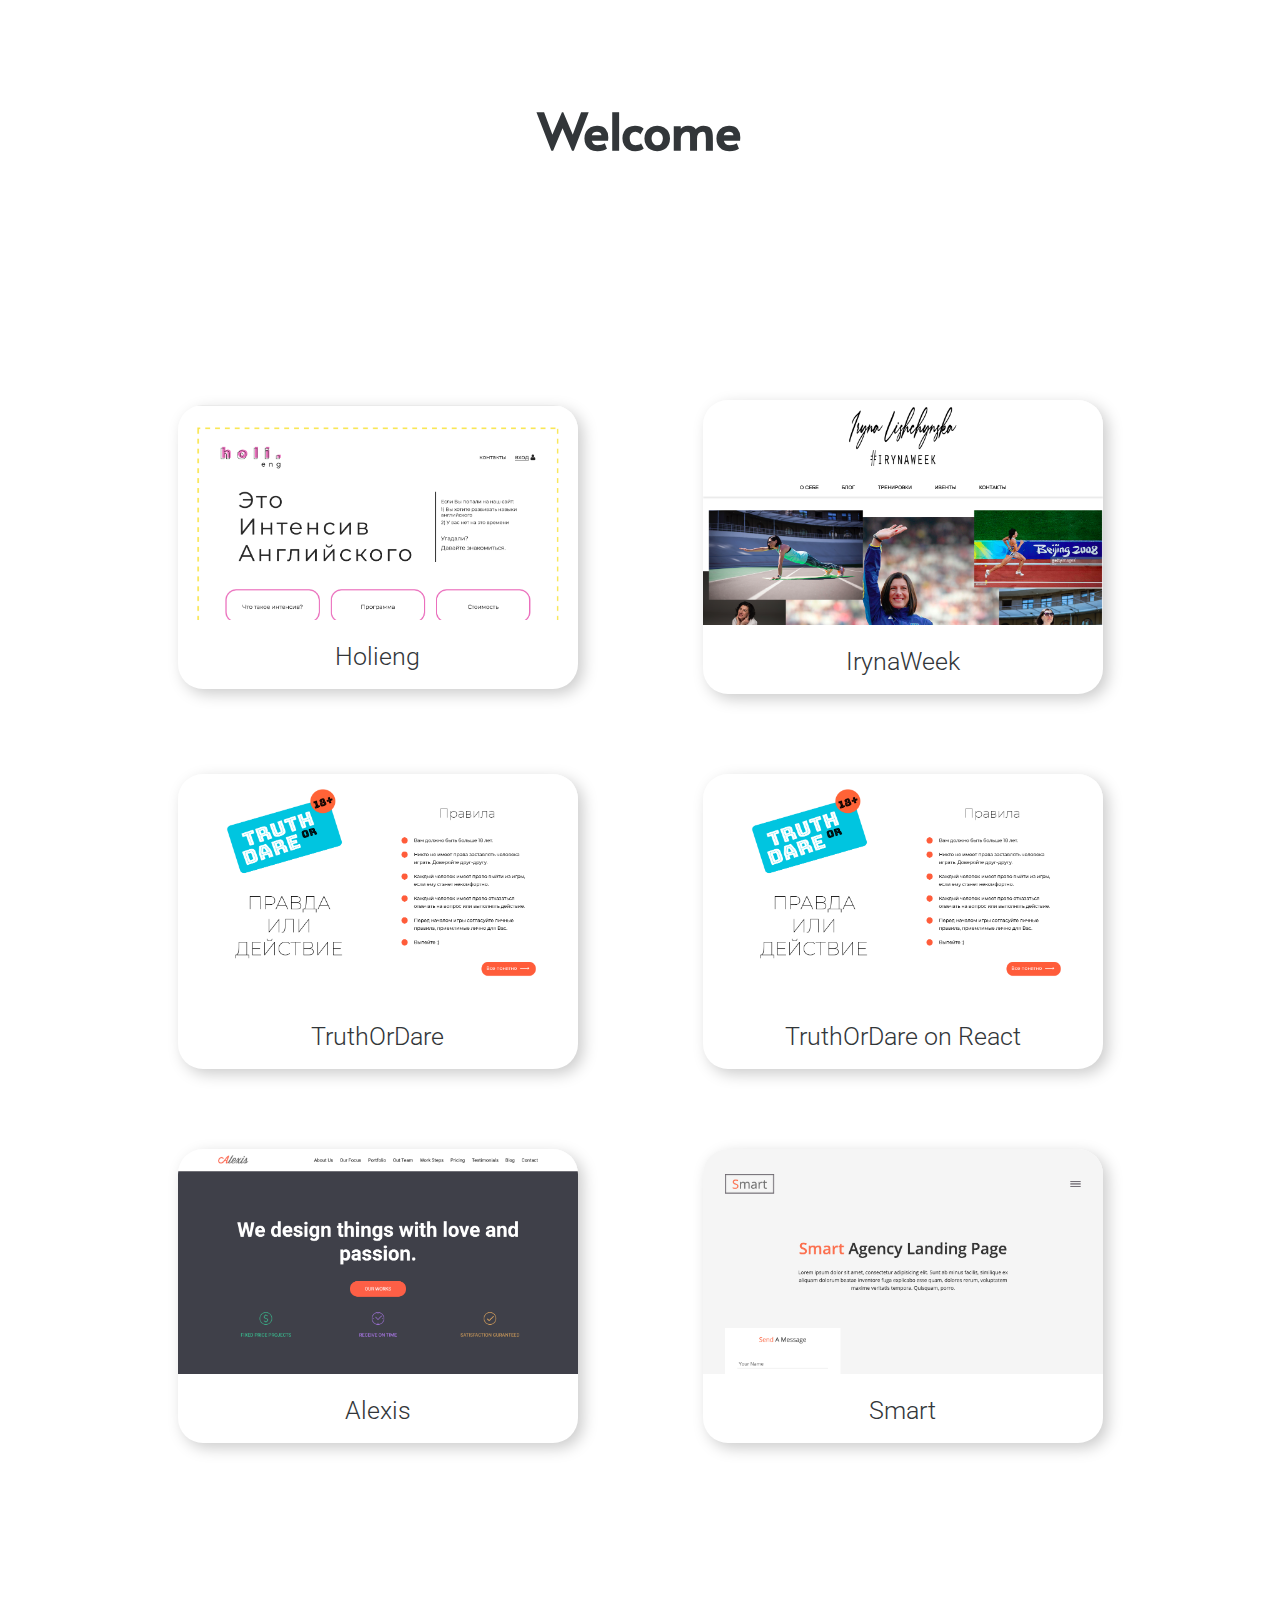
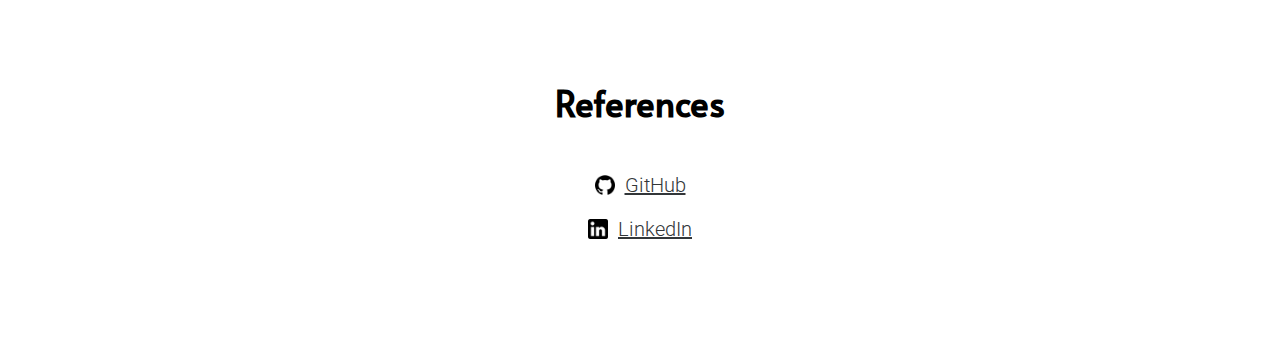
<file: index.html>
<!DOCTYPE html>
<html lang="en">

<head>
	<meta charset="UTF-8">
	<meta name="viewport" content="width=device-width, initial-scale=1">
	<title>Portfolio</title>
	<link rel="shortcut icon" href="img/logo.ico" type="image/png">
	<link rel="stylesheet" href="css/style.css">
	<link rel="stylesheet" href="css/media.css" media="(max-width: 768px)">
</head>

<body>
	<header class="container">
		<h1>
			<pre class="header__heading" id="header__heading"></pre>
		</h1>
	</header>
	<section class="container works">
		<div class="works__item">
			<a href="https://holieng.online/" class="works__item-img" target="blank">
				<img src="img/holieng.png" alt="holieng">
			</a>
			<a href="https://holieng.online/" class="works__item-link" target="blank">
				<h2 class="works__item-heading">Holieng</h2>
			</a>
		</div>
		<div class="works__item">
			<a href="http://irynaweek.com/" class="works__item-img" target="blank">
				<img src="img/irynaweek.png" alt="irynaweek">
			</a>
			<a href="http://irynaweek.com/" class="works__item-link" target="blank">
				<h2 class="works__item-heading">IrynaWeek</h2>
			</a>
		</div>
		<div class="works__item">
			<a href="truthordare/index.html" class="works__item-img" target="blank">
				<img src="img/truthordare.png" alt="truthordare">
			</a>
			<a href="truthordare/index.html" class="works__item-link" target="blank">
				<h2 class="works__item-heading" target="blank">TruthOrDare</h2>
			</a>
		</div>
		<div class="works__item">
			<a href="http://truthordarereact.zzz.com.ua" class="works__item-img" target="blank">
				<img src="img/truthordare.png" alt="truthordare">
			</a>
			<a href="http://truthordarereact.zzz.com.ua" class="works__item-link" target="blank">
				<h2 class="works__item-heading" target="blank">TruthOrDare on React</h2>
			</a>
		</div>
		<div class="works__item">
			<a href="alexis/index.html" class="works__item-img" target="blank">
				<img src="img/alexis.png" alt="alexis">
			</a>
			<a href="alexis/index.html" class="works__item-link" target="blank">
				<h2 class="works__item-heading">Alexis</h2>
			</a>
		</div>
		<div class="works__item">
			<a href="main-file/index.html" class="works__item-img" target="blank">
				<img src="img/main-file.png" alt="smart">
			</a>
			<a href="main-file/index.html" class="works__item-link" target="blank">
				<h2 class="works__item-heading">Smart</h2>
			</a>
		</div>


	</section>
	<footer class="container">
		<h2 class="footer__heading">References</h2>
		<div class="contacts">
			<div class="contacts__item">
				<div class="contacts__item-logo">
					<img src="img/github-logo.png" alt="github-logo">
				</div>
				<div class="contacts__item-link">
					<a href="https://github.com/Byelmanov" target="blank">GitHub</a>
				</div>
			</div>
			<div class="contacts__item">
				<div class="contacts__item-logo">
					<img src="img/linkedin-logo.png" alt="linkedin-logo">
				</div>
				<div class="contacts__item-link">
					<a href="https://www.linkedin.com/in/bohdan-yelmanov-a423a9196" target="blank">LinkedIn</a>
				</div>
			</div>
		</div>
	</footer>

	<script src="js/script.js"></script>
</body>

</html>
</file>
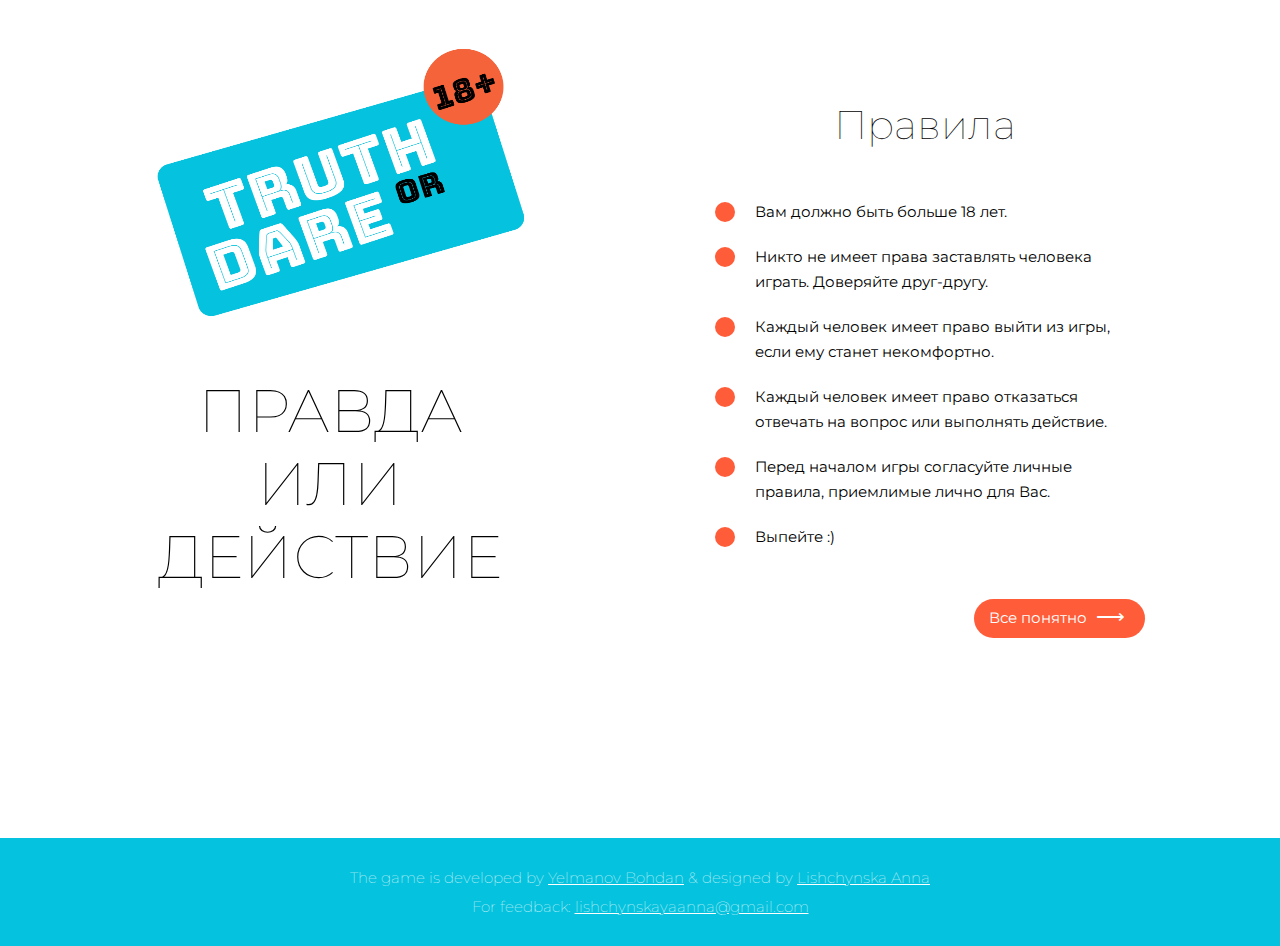
<file: truthordare/index.html>
<!DOCTYPE html>
<html lang="en">
  <head>
    <meta charset="UTF-8"/>
    <meta name="viewport" content="width=device-width, initial-scale=1.0"/>
    <meta http-equiv="X-UA-Compatible" content="ie=edge"/>
    <meta name="description" content="Правда или действие. Игра для веселой компании"/>
    <meta name="theme-color" content="#000"/>
    <meta name="apple-mobile-web-app-status-bar-style" content="#000"/>
    <title>Truth or Dare</title>
    <link rel="shortcut icon" href="img/logo-main.png" type="image/png"/>
    <link rel="stylesheet" href="css/main.min.css"/>
  </head>
  <body>
    <header>
      <div class="container">
        <div class="row justify-content-around">
          <div class="col-12 col-lg-6">
            <div class="mainLogo"><img src="img/logo-main.png" alt="Logo"/>
              <h1>Правда <br/> или <br/> действие</h1>
            </div>
          </div>
          <div class="col-12 col-lg-6">
            <h2>Правила</h2>
            <ul class="rules">
              <li class="rules__item">Вам должно быть больше 18 лет.</li>
              <li class="rules__item">Никто не имеет права заставлять человека играть. Доверяйте друг-другу.</li>
              <li class="rules__item">Каждый человек имеет право выйти из игры, если ему станет некомфортно.</li>
              <li class="rules__item">Каждый человек имеет право отказаться отвечать на вопрос или выполнять действие.</li>
              <li class="rules__item">Перед началом игры согласуйте личные правила, приемлимые лично для Вас.</li>
              <li class="rules__item">Выпейте :)</li>
            </ul>
            <div class="button__header button" id="headerOkay">Все понятно <span>&#x27F6;</span></div>
          </div>
        </div>
      </div>
      <div class="footer">
        <h3>The game is developed by <a href="mailto:yelmanovbohdan@gmail.com">Yelmanov Bohdan</a> & designed by <a href="mailto:lishchynskayaanna@gmail.com">Lishchynska Anna</a></h3>
        <p>For feedback: <a href="mailto:lishchynskayaanna@gmail.com">lishchynskayaanna@gmail.com</a></p>
      </div>
    </header>
    <section class="players" id="playersSection">
      <div class="logo"><a href=""><img src="img/logo-main.png" alt="logo"/></a></div>
      <div class="playersForm form">
        <h2>Выберите количество игроков</h2>
        <div class="players__formCounter">
          <div class="square" id="numberOfPlayers">2</div>
          <div class="circle">
            <div class="circle__item" id="playerUp">&and;</div>
            <div class="circle__item" id="playerDown">&or;</div>
            <div class="message message__max" id="message__max">Максимальное количество игроков: 8</div>
            <div class="message message__min" id="message__min">Минимальное количество игроков: 2</div>
          </div>
        </div>
        <div class="form__buttons">
          <div class="button__back button" id="playersExit"><span>&#x27F5;</span>Назад</div>
          <div class="button__further button" id="playersFurther">Далее <span>&#x27F6;</span></div>
        </div>
      </div>
      <div class="footer">
        <h3>The game is developed by <a href="mailto:yelmanovbohdan@gmail.com">Yelmanov Bohdan</a> & designed by <a href="mailto:lishchynskayaanna@gmail.com">Lishchynska Anna</a></h3>
        <p>For feedback: <a href="mailto:lishchynskayaanna@gmail.com">lishchynskayaanna@gmail.com</a></p>
      </div>
    </section>
    <section class="names" id="namesSection">
      <div class="logo"><a href=""><img src="img/logo-main.png" alt="logo"/></a></div>
      <div class="form">
        <h2>Введите имена игроков</h2>
        <div class="names__field">
          <div class="names__fieldItem names__fieldItem1">
            <div class="circle__item">1</div>
            <input type="text" placeholder="Игрок 1" required="required" autofocus="autofocus" id="nameInput1"/>
          </div>
          <div class="names__fieldItem names__fieldItem2">
            <div class="circle__item">2</div>
            <input type="text" placeholder="Игрок 2" required="required" id="nameInput2"/>
          </div>
          <div class="names__fieldItem" id="names__fieldItem3">
            <div class="circle__item">3</div>
            <input type="text" placeholder="Игрок 3" required="required" id="nameInput3"/>
          </div>
          <div class="names__fieldItem" id="names__fieldItem4">
            <div class="circle__item">4</div>
            <input type="text" placeholder="Игрок 4" required="required" id="nameInput4"/>
          </div>
          <div class="names__fieldItem" id="names__fieldItem5">
            <div class="circle__item">5</div>
            <input type="text" placeholder="Игрок 5" required="required" id="nameInput5"/>
          </div>
          <div class="names__fieldItem" id="names__fieldItem6">
            <div class="circle__item">6</div>
            <input type="text" placeholder="Игрок 6" required="required" id="nameInput6"/>
          </div>
          <div class="names__fieldItem" id="names__fieldItem7">
            <div class="circle__item">7</div>
            <input type="text" placeholder="Игрок 7" required="required" id="nameInput7"/>
          </div>
          <div class="names__fieldItem" id="names__fieldItem8">
            <div class="circle__item">8</div>
            <input type="text" placeholder="Игрок 8" required="required" id="nameInput8"/>
          </div>
          <div class="form__buttons">
            <div class="button__back button" id="nameExit"><span>&#x27F5;</span>Назад</div>
            <div class="button__further button" id="namesFurther">Далее <span>&#x27F6;</span></div>
            <div class="button__error" id="namesError">Заполните все поля</div>
          </div>
        </div>
      </div>
      <div class="footer">
        <h3>The game is developed by <a href="mailto:yelmanovbohdan@gmail.com">Yelmanov Bohdan</a> & designed by <a href="mailto:lishchynskayaanna@gmail.com">Lishchynska Anna</a></h3>
        <p>For feedback: <a href="mailto:lishchynskayaanna@gmail.com">lishchynskayaanna@gmail.com</a></p>
      </div>
    </section>
    <section class="playArea">
      <div class="playArea__playButton" id="playButton">Крутить</div>
      <div class="playArea__circle" id="circle">
        <div class="playArea__circle-center"></div>
        <div class="playArea__circleLine playArea__circle--1" id="circle1">
          <div class="hidden"></div>
          <div class="shown"></div>
        </div>
        <div class="playArea__circleLine playArea__circle--2" id="circle2">
          <div class="hidden"></div>
          <div class="shown"></div>
        </div>
        <div class="playArea__circleLine playArea__circle--3" id="circle3">
          <div class="hidden"></div>
          <div class="shown"></div>
        </div>
        <div class="playArea__circleLine playArea__circle--4" id="circle4">
          <div class="hidden"></div>
          <div class="shown"></div>
        </div>
        <div class="playArea__circleLine playArea__circle--5" id="circle5">
          <div class="hidden"></div>
          <div class="shown"></div>
        </div>
        <div class="playArea__circleLine playArea__circle--6" id="circle6">
          <div class="hidden"></div>
          <div class="shown"></div>
        </div>
        <div class="playArea__circleLine playArea__circle--7" id="circle7">
          <div class="hidden"></div>
          <div class="shown"></div>
        </div>
        <div class="playArea__circleLine playArea__circle--8" id="circle8">
          <div class="hidden"></div>
          <div class="shown"></div>
        </div>
        <div class="arrow"></div>
        <div class="circle__names" id="circle__names">
          <p class="circle__name" id="circle__name1"></p>
          <p class="circle__name" id="circle__name2"></p>
          <p class="circle__name" id="circle__name3"></p>
          <p class="circle__name" id="circle__name4"></p>
          <p class="circle__name" id="circle__name5"></p>
          <p class="circle__name" id="circle__name6"></p>
          <p class="circle__name" id="circle__name7"></p>
          <p class="circle__name" id="circle__name8"></p>
        </div>
      </div>
      <div class="playArea__modalChoose" id="modalChoose">
        <h2 class="playArea__chooseText" id="chooseText"></h2>
        <div class="playArea__chooseButtonWrap">
          <div class="playArea__chooseButton" id="true">Правда</div>
          <div class="playArea__chooseButton" id="action">Действие</div>
        </div>
        <div class="playArea__skipButton" id="modalChoose_skip">Пропустить</div>
      </div>
      <div class="playArea__card" id="card">
        <h2 id="card__heading"></h2>
        <p id="card__task"></p>
        <button class="doneButton" id="done">OK <span>&#x27f6;</button>
      </div>
      <button class="playArea__exitButton exit" id="exit">меню</button><img class="playArea__logo" src="img/logo-main.png" alt="logo"/>
    </section>
    <script src="js/scripts.min.js"></script>
  </body>
</html>
</file>
<file: css/style.css>
@import url('https://fonts.googleapis.com/css?family=Alata&display=swap');
@import url('https://fonts.googleapis.com/css?family=Roboto:300,400&display=swap');
*{
	margin: 0;
	padding: 0;
	-webkit-box-sizing: border-box;
	-moz-box-sizing: border-box;
	box-sizing: border-box;
}
img{
	max-width: 100%;
}
.container{
	width: 100%;
	height: auto;
	max-width: 1080px;
	margin: auto;
	padding: 100px 0;
}
.header__heading{
	font-size: 50px;
	line-height: 60px;
	color: rgb(50, 54, 57);
	font-family: 'Alata';
	text-align: center;
	white-space: pre-wrap;
}
.works{
	padding-left: 15px;
	padding-right: 15px;
	display: -webkit-flex;
	display: -moz-flex;
	display: -ms-flex;
	display: -o-flex;
	display: flex;
	-ms-align-items: center;
	align-items: center;
	justify-content: space-around;
	flex-flow: row wrap;
}
.works__item{
	display: block;
	max-width: 400px;
	min-width: 320px;
	height: auto;
	width: 100%;
	box-shadow: 5px 5px 15px #ccc;
	border-radius: 25px;
	padding-bottom: 20px;
	margin: 40px 10px;
}
.works__item:hover{
	box-shadow: 0 0 30px #fc6f4e;
}
.works__item-img{
	display: block;
}
.works__item-img > img{
	border-radius: 25px 25px 0 0;
	width: 100%;
	height: auto;
}
.works__item-link{
	color: rgb(50, 54, 57);
	text-decoration: none;
}
.works__item-heading{
	font-size: 25px;
	line-height: 25px;
	font-family: 'Roboto';
	text-align: center;
	font-weight: 300;
	color: rgb(50, 54, 57);
	margin-top: 20px;
}
.footer__heading{
	font-size: 35px;
	line-height: 40px;
	font-family: 'Alata';
	text-align: center;
	margin-bottom: 50px;
}
.contacts{
	display: -webkit-flex;
	display: -moz-flex;
	display: -ms-flex;
	display: -o-flex;
	display: flex;
	flex-flow: column nowrap;
	justify-content: center;
	-ms-align-items: center;
	align-items: center;
}
.contacts__item{
	display: -webkit-flex;
	display: -moz-flex;
	display: -ms-flex;
	display: -o-flex;
	display: flex;
	flex-flow: row nowrap;
	-ms-align-items: center;
	align-items: center;
	justify-content: center;
	margin-bottom: 20px;
}
.contacts__item-logo{
	width: 20px;
	height: auto;
	max-width: 20px;
	display: -webkit-flex;
	display: -moz-flex;
	display: -ms-flex;
	display: -o-flex;
	display: flex;
	margin: auto;
}
.contacts__item-link{
	margin-left: 10px;
}
.contacts__item-link > a{
	font-size: 20px;
	font-family: 'Roboto';
	font-weight: 300;
	color: rgb(50, 54, 57);
}
</file>
<file: css/media.css>
/*Tablets*/
@media all and (max-width: 768px){
	.container{
		padding: 50px 0;
	}
	.header__heading{
		font-size: 45px;
	}
}

/*Phones*/
@media all and (max-width: 480px){
	.header__heading{
		font-size: 40px;
	}
	.works{
		padding: 25px 15px;
	}
}
</file>
<file: truthordare/css/main.min.css>
@charset 'UTF-8';@import url(https://fonts.googleapis.com/css?family=Montserrat:100,400,500&display=swap&subset=cyrillic);/*!
 * Bootstrap Grid v4.3.1 (https://getbootstrap.com/)
 * Copyright 2011-2019 The Bootstrap Authors
 * Copyright 2011-2019 Twitter, Inc.
 * Licensed under MIT (https://github.com/twbs/bootstrap/blob/master/LICENSE)
 */html{box-sizing:border-box;-ms-overflow-style:scrollbar}*,::after,::before{box-sizing:inherit}.container{width:100%;padding-right:15px;padding-left:15px;margin-right:auto;margin-left:auto}@media (min-width:576px){.container{max-width:540px}}@media (min-width:768px){.container{max-width:720px}}@media (min-width:992px){.container{max-width:960px}}@media (min-width:1200px){.container{max-width:1140px}}.container-fluid{width:100%;padding-right:15px;padding-left:15px;margin-right:auto;margin-left:auto}.row{display:-ms-flexbox;display:flex;-ms-flex-wrap:wrap;flex-wrap:wrap;margin-right:-15px;margin-left:-15px}.no-gutters{margin-right:0;margin-left:0}.no-gutters>.col,.no-gutters>[class*=col-]{padding-right:0;padding-left:0}.col,.col-1,.col-10,.col-11,.col-12,.col-2,.col-3,.col-4,.col-5,.col-6,.col-7,.col-8,.col-9,.col-auto,.col-lg,.col-lg-1,.col-lg-10,.col-lg-11,.col-lg-12,.col-lg-2,.col-lg-3,.col-lg-4,.col-lg-5,.col-lg-6,.col-lg-7,.col-lg-8,.col-lg-9,.col-lg-auto,.col-md,.col-md-1,.col-md-10,.col-md-11,.col-md-12,.col-md-2,.col-md-3,.col-md-4,.col-md-5,.col-md-6,.col-md-7,.col-md-8,.col-md-9,.col-md-auto,.col-sm,.col-sm-1,.col-sm-10,.col-sm-11,.col-sm-12,.col-sm-2,.col-sm-3,.col-sm-4,.col-sm-5,.col-sm-6,.col-sm-7,.col-sm-8,.col-sm-9,.col-sm-auto,.col-xl,.col-xl-1,.col-xl-10,.col-xl-11,.col-xl-12,.col-xl-2,.col-xl-3,.col-xl-4,.col-xl-5,.col-xl-6,.col-xl-7,.col-xl-8,.col-xl-9,.col-xl-auto{position:relative;width:100%;padding-right:15px;padding-left:15px}.col{-ms-flex-preferred-size:0;flex-basis:0;-ms-flex-positive:1;flex-grow:1;max-width:100%}.col-auto{-ms-flex:0 0 auto;flex:0 0 auto;width:auto;max-width:100%}.col-1{-ms-flex:0 0 8.333333%;flex:0 0 8.333333%;max-width:8.333333%}.col-2{-ms-flex:0 0 16.666667%;flex:0 0 16.666667%;max-width:16.666667%}.col-3{-ms-flex:0 0 25%;flex:0 0 25%;max-width:25%}.col-4{-ms-flex:0 0 33.333333%;flex:0 0 33.333333%;max-width:33.333333%}.col-5{-ms-flex:0 0 41.666667%;flex:0 0 41.666667%;max-width:41.666667%}.col-6{-ms-flex:0 0 50%;flex:0 0 50%;max-width:50%}.col-7{-ms-flex:0 0 58.333333%;flex:0 0 58.333333%;max-width:58.333333%}.col-8{-ms-flex:0 0 66.666667%;flex:0 0 66.666667%;max-width:66.666667%}.col-9{-ms-flex:0 0 75%;flex:0 0 75%;max-width:75%}.col-10{-ms-flex:0 0 83.333333%;flex:0 0 83.333333%;max-width:83.333333%}.col-11{-ms-flex:0 0 91.666667%;flex:0 0 91.666667%;max-width:91.666667%}.col-12{-ms-flex:0 0 100%;flex:0 0 100%;max-width:100%}.order-first{-ms-flex-order:-1;order:-1}.order-last{-ms-flex-order:13;order:13}.order-0{-ms-flex-order:0;order:0}.order-1{-ms-flex-order:1;order:1}.order-2{-ms-flex-order:2;order:2}.order-3{-ms-flex-order:3;order:3}.order-4{-ms-flex-order:4;order:4}.order-5{-ms-flex-order:5;order:5}.order-6{-ms-flex-order:6;order:6}.order-7{-ms-flex-order:7;order:7}.order-8{-ms-flex-order:8;order:8}.order-9{-ms-flex-order:9;order:9}.order-10{-ms-flex-order:10;order:10}.order-11{-ms-flex-order:11;order:11}.order-12{-ms-flex-order:12;order:12}.offset-1{margin-left:8.333333%}.offset-2{margin-left:16.666667%}.offset-3{margin-left:25%}.offset-4{margin-left:33.333333%}.offset-5{margin-left:41.666667%}.offset-6{margin-left:50%}.offset-7{margin-left:58.333333%}.offset-8{margin-left:66.666667%}.offset-9{margin-left:75%}.offset-10{margin-left:83.333333%}.offset-11{margin-left:91.666667%}@media (min-width:576px){.col-sm{-ms-flex-preferred-size:0;flex-basis:0;-ms-flex-positive:1;flex-grow:1;max-width:100%}.col-sm-auto{-ms-flex:0 0 auto;flex:0 0 auto;width:auto;max-width:100%}.col-sm-1{-ms-flex:0 0 8.333333%;flex:0 0 8.333333%;max-width:8.333333%}.col-sm-2{-ms-flex:0 0 16.666667%;flex:0 0 16.666667%;max-width:16.666667%}.col-sm-3{-ms-flex:0 0 25%;flex:0 0 25%;max-width:25%}.col-sm-4{-ms-flex:0 0 33.333333%;flex:0 0 33.333333%;max-width:33.333333%}.col-sm-5{-ms-flex:0 0 41.666667%;flex:0 0 41.666667%;max-width:41.666667%}.col-sm-6{-ms-flex:0 0 50%;flex:0 0 50%;max-width:50%}.col-sm-7{-ms-flex:0 0 58.333333%;flex:0 0 58.333333%;max-width:58.333333%}.col-sm-8{-ms-flex:0 0 66.666667%;flex:0 0 66.666667%;max-width:66.666667%}.col-sm-9{-ms-flex:0 0 75%;flex:0 0 75%;max-width:75%}.col-sm-10{-ms-flex:0 0 83.333333%;flex:0 0 83.333333%;max-width:83.333333%}.col-sm-11{-ms-flex:0 0 91.666667%;flex:0 0 91.666667%;max-width:91.666667%}.col-sm-12{-ms-flex:0 0 100%;flex:0 0 100%;max-width:100%}.order-sm-first{-ms-flex-order:-1;order:-1}.order-sm-last{-ms-flex-order:13;order:13}.order-sm-0{-ms-flex-order:0;order:0}.order-sm-1{-ms-flex-order:1;order:1}.order-sm-2{-ms-flex-order:2;order:2}.order-sm-3{-ms-flex-order:3;order:3}.order-sm-4{-ms-flex-order:4;order:4}.order-sm-5{-ms-flex-order:5;order:5}.order-sm-6{-ms-flex-order:6;order:6}.order-sm-7{-ms-flex-order:7;order:7}.order-sm-8{-ms-flex-order:8;order:8}.order-sm-9{-ms-flex-order:9;order:9}.order-sm-10{-ms-flex-order:10;order:10}.order-sm-11{-ms-flex-order:11;order:11}.order-sm-12{-ms-flex-order:12;order:12}.offset-sm-0{margin-left:0}.offset-sm-1{margin-left:8.333333%}.offset-sm-2{margin-left:16.666667%}.offset-sm-3{margin-left:25%}.offset-sm-4{margin-left:33.333333%}.offset-sm-5{margin-left:41.666667%}.offset-sm-6{margin-left:50%}.offset-sm-7{margin-left:58.333333%}.offset-sm-8{margin-left:66.666667%}.offset-sm-9{margin-left:75%}.offset-sm-10{margin-left:83.333333%}.offset-sm-11{margin-left:91.666667%}}@media (min-width:768px){.col-md{-ms-flex-preferred-size:0;flex-basis:0;-ms-flex-positive:1;flex-grow:1;max-width:100%}.col-md-auto{-ms-flex:0 0 auto;flex:0 0 auto;width:auto;max-width:100%}.col-md-1{-ms-flex:0 0 8.333333%;flex:0 0 8.333333%;max-width:8.333333%}.col-md-2{-ms-flex:0 0 16.666667%;flex:0 0 16.666667%;max-width:16.666667%}.col-md-3{-ms-flex:0 0 25%;flex:0 0 25%;max-width:25%}.col-md-4{-ms-flex:0 0 33.333333%;flex:0 0 33.333333%;max-width:33.333333%}.col-md-5{-ms-flex:0 0 41.666667%;flex:0 0 41.666667%;max-width:41.666667%}.col-md-6{-ms-flex:0 0 50%;flex:0 0 50%;max-width:50%}.col-md-7{-ms-flex:0 0 58.333333%;flex:0 0 58.333333%;max-width:58.333333%}.col-md-8{-ms-flex:0 0 66.666667%;flex:0 0 66.666667%;max-width:66.666667%}.col-md-9{-ms-flex:0 0 75%;flex:0 0 75%;max-width:75%}.col-md-10{-ms-flex:0 0 83.333333%;flex:0 0 83.333333%;max-width:83.333333%}.col-md-11{-ms-flex:0 0 91.666667%;flex:0 0 91.666667%;max-width:91.666667%}.col-md-12{-ms-flex:0 0 100%;flex:0 0 100%;max-width:100%}.order-md-first{-ms-flex-order:-1;order:-1}.order-md-last{-ms-flex-order:13;order:13}.order-md-0{-ms-flex-order:0;order:0}.order-md-1{-ms-flex-order:1;order:1}.order-md-2{-ms-flex-order:2;order:2}.order-md-3{-ms-flex-order:3;order:3}.order-md-4{-ms-flex-order:4;order:4}.order-md-5{-ms-flex-order:5;order:5}.order-md-6{-ms-flex-order:6;order:6}.order-md-7{-ms-flex-order:7;order:7}.order-md-8{-ms-flex-order:8;order:8}.order-md-9{-ms-flex-order:9;order:9}.order-md-10{-ms-flex-order:10;order:10}.order-md-11{-ms-flex-order:11;order:11}.order-md-12{-ms-flex-order:12;order:12}.offset-md-0{margin-left:0}.offset-md-1{margin-left:8.333333%}.offset-md-2{margin-left:16.666667%}.offset-md-3{margin-left:25%}.offset-md-4{margin-left:33.333333%}.offset-md-5{margin-left:41.666667%}.offset-md-6{margin-left:50%}.offset-md-7{margin-left:58.333333%}.offset-md-8{margin-left:66.666667%}.offset-md-9{margin-left:75%}.offset-md-10{margin-left:83.333333%}.offset-md-11{margin-left:91.666667%}}@media (min-width:992px){.col-lg{-ms-flex-preferred-size:0;flex-basis:0;-ms-flex-positive:1;flex-grow:1;max-width:100%}.col-lg-auto{-ms-flex:0 0 auto;flex:0 0 auto;width:auto;max-width:100%}.col-lg-1{-ms-flex:0 0 8.333333%;flex:0 0 8.333333%;max-width:8.333333%}.col-lg-2{-ms-flex:0 0 16.666667%;flex:0 0 16.666667%;max-width:16.666667%}.col-lg-3{-ms-flex:0 0 25%;flex:0 0 25%;max-width:25%}.col-lg-4{-ms-flex:0 0 33.333333%;flex:0 0 33.333333%;max-width:33.333333%}.col-lg-5{-ms-flex:0 0 41.666667%;flex:0 0 41.666667%;max-width:41.666667%}.col-lg-6{-ms-flex:0 0 50%;flex:0 0 50%;max-width:50%}.col-lg-7{-ms-flex:0 0 58.333333%;flex:0 0 58.333333%;max-width:58.333333%}.col-lg-8{-ms-flex:0 0 66.666667%;flex:0 0 66.666667%;max-width:66.666667%}.col-lg-9{-ms-flex:0 0 75%;flex:0 0 75%;max-width:75%}.col-lg-10{-ms-flex:0 0 83.333333%;flex:0 0 83.333333%;max-width:83.333333%}.col-lg-11{-ms-flex:0 0 91.666667%;flex:0 0 91.666667%;max-width:91.666667%}.col-lg-12{-ms-flex:0 0 100%;flex:0 0 100%;max-width:100%}.order-lg-first{-ms-flex-order:-1;order:-1}.order-lg-last{-ms-flex-order:13;order:13}.order-lg-0{-ms-flex-order:0;order:0}.order-lg-1{-ms-flex-order:1;order:1}.order-lg-2{-ms-flex-order:2;order:2}.order-lg-3{-ms-flex-order:3;order:3}.order-lg-4{-ms-flex-order:4;order:4}.order-lg-5{-ms-flex-order:5;order:5}.order-lg-6{-ms-flex-order:6;order:6}.order-lg-7{-ms-flex-order:7;order:7}.order-lg-8{-ms-flex-order:8;order:8}.order-lg-9{-ms-flex-order:9;order:9}.order-lg-10{-ms-flex-order:10;order:10}.order-lg-11{-ms-flex-order:11;order:11}.order-lg-12{-ms-flex-order:12;order:12}.offset-lg-0{margin-left:0}.offset-lg-1{margin-left:8.333333%}.offset-lg-2{margin-left:16.666667%}.offset-lg-3{margin-left:25%}.offset-lg-4{margin-left:33.333333%}.offset-lg-5{margin-left:41.666667%}.offset-lg-6{margin-left:50%}.offset-lg-7{margin-left:58.333333%}.offset-lg-8{margin-left:66.666667%}.offset-lg-9{margin-left:75%}.offset-lg-10{margin-left:83.333333%}.offset-lg-11{margin-left:91.666667%}}@media (min-width:1200px){.col-xl{-ms-flex-preferred-size:0;flex-basis:0;-ms-flex-positive:1;flex-grow:1;max-width:100%}.col-xl-auto{-ms-flex:0 0 auto;flex:0 0 auto;width:auto;max-width:100%}.col-xl-1{-ms-flex:0 0 8.333333%;flex:0 0 8.333333%;max-width:8.333333%}.col-xl-2{-ms-flex:0 0 16.666667%;flex:0 0 16.666667%;max-width:16.666667%}.col-xl-3{-ms-flex:0 0 25%;flex:0 0 25%;max-width:25%}.col-xl-4{-ms-flex:0 0 33.333333%;flex:0 0 33.333333%;max-width:33.333333%}.col-xl-5{-ms-flex:0 0 41.666667%;flex:0 0 41.666667%;max-width:41.666667%}.col-xl-6{-ms-flex:0 0 50%;flex:0 0 50%;max-width:50%}.col-xl-7{-ms-flex:0 0 58.333333%;flex:0 0 58.333333%;max-width:58.333333%}.col-xl-8{-ms-flex:0 0 66.666667%;flex:0 0 66.666667%;max-width:66.666667%}.col-xl-9{-ms-flex:0 0 75%;flex:0 0 75%;max-width:75%}.col-xl-10{-ms-flex:0 0 83.333333%;flex:0 0 83.333333%;max-width:83.333333%}.col-xl-11{-ms-flex:0 0 91.666667%;flex:0 0 91.666667%;max-width:91.666667%}.col-xl-12{-ms-flex:0 0 100%;flex:0 0 100%;max-width:100%}.order-xl-first{-ms-flex-order:-1;order:-1}.order-xl-last{-ms-flex-order:13;order:13}.order-xl-0{-ms-flex-order:0;order:0}.order-xl-1{-ms-flex-order:1;order:1}.order-xl-2{-ms-flex-order:2;order:2}.order-xl-3{-ms-flex-order:3;order:3}.order-xl-4{-ms-flex-order:4;order:4}.order-xl-5{-ms-flex-order:5;order:5}.order-xl-6{-ms-flex-order:6;order:6}.order-xl-7{-ms-flex-order:7;order:7}.order-xl-8{-ms-flex-order:8;order:8}.order-xl-9{-ms-flex-order:9;order:9}.order-xl-10{-ms-flex-order:10;order:10}.order-xl-11{-ms-flex-order:11;order:11}.order-xl-12{-ms-flex-order:12;order:12}.offset-xl-0{margin-left:0}.offset-xl-1{margin-left:8.333333%}.offset-xl-2{margin-left:16.666667%}.offset-xl-3{margin-left:25%}.offset-xl-4{margin-left:33.333333%}.offset-xl-5{margin-left:41.666667%}.offset-xl-6{margin-left:50%}.offset-xl-7{margin-left:58.333333%}.offset-xl-8{margin-left:66.666667%}.offset-xl-9{margin-left:75%}.offset-xl-10{margin-left:83.333333%}.offset-xl-11{margin-left:91.666667%}}.d-none{display:none!important}.d-inline{display:inline!important}.d-inline-block{display:inline-block!important}.d-block{display:block!important}.d-table{display:table!important}.d-table-row{display:table-row!important}.d-table-cell{display:table-cell!important}.d-flex{display:-ms-flexbox!important;display:flex!important}.d-inline-flex{display:-ms-inline-flexbox!important;display:inline-flex!important}@media (min-width:576px){.d-sm-none{display:none!important}.d-sm-inline{display:inline!important}.d-sm-inline-block{display:inline-block!important}.d-sm-block{display:block!important}.d-sm-table{display:table!important}.d-sm-table-row{display:table-row!important}.d-sm-table-cell{display:table-cell!important}.d-sm-flex{display:-ms-flexbox!important;display:flex!important}.d-sm-inline-flex{display:-ms-inline-flexbox!important;display:inline-flex!important}}@media (min-width:768px){.d-md-none{display:none!important}.d-md-inline{display:inline!important}.d-md-inline-block{display:inline-block!important}.d-md-block{display:block!important}.d-md-table{display:table!important}.d-md-table-row{display:table-row!important}.d-md-table-cell{display:table-cell!important}.d-md-flex{display:-ms-flexbox!important;display:flex!important}.d-md-inline-flex{display:-ms-inline-flexbox!important;display:inline-flex!important}}@media (min-width:992px){.d-lg-none{display:none!important}.d-lg-inline{display:inline!important}.d-lg-inline-block{display:inline-block!important}.d-lg-block{display:block!important}.d-lg-table{display:table!important}.d-lg-table-row{display:table-row!important}.d-lg-table-cell{display:table-cell!important}.d-lg-flex{display:-ms-flexbox!important;display:flex!important}.d-lg-inline-flex{display:-ms-inline-flexbox!important;display:inline-flex!important}}@media (min-width:1200px){.d-xl-none{display:none!important}.d-xl-inline{display:inline!important}.d-xl-inline-block{display:inline-block!important}.d-xl-block{display:block!important}.d-xl-table{display:table!important}.d-xl-table-row{display:table-row!important}.d-xl-table-cell{display:table-cell!important}.d-xl-flex{display:-ms-flexbox!important;display:flex!important}.d-xl-inline-flex{display:-ms-inline-flexbox!important;display:inline-flex!important}}@media print{.d-print-none{display:none!important}.d-print-inline{display:inline!important}.d-print-inline-block{display:inline-block!important}.d-print-block{display:block!important}.d-print-table{display:table!important}.d-print-table-row{display:table-row!important}.d-print-table-cell{display:table-cell!important}.d-print-flex{display:-ms-flexbox!important;display:flex!important}.d-print-inline-flex{display:-ms-inline-flexbox!important;display:inline-flex!important}}.flex-row{-ms-flex-direction:row!important;flex-direction:row!important}.flex-column{-ms-flex-direction:column!important;flex-direction:column!important}.flex-row-reverse{-ms-flex-direction:row-reverse!important;flex-direction:row-reverse!important}.flex-column-reverse{-ms-flex-direction:column-reverse!important;flex-direction:column-reverse!important}.flex-wrap{-ms-flex-wrap:wrap!important;flex-wrap:wrap!important}.flex-nowrap{-ms-flex-wrap:nowrap!important;flex-wrap:nowrap!important}.flex-wrap-reverse{-ms-flex-wrap:wrap-reverse!important;flex-wrap:wrap-reverse!important}.flex-fill{-ms-flex:1 1 auto!important;flex:1 1 auto!important}.flex-grow-0{-ms-flex-positive:0!important;flex-grow:0!important}.flex-grow-1{-ms-flex-positive:1!important;flex-grow:1!important}.flex-shrink-0{-ms-flex-negative:0!important;flex-shrink:0!important}.flex-shrink-1{-ms-flex-negative:1!important;flex-shrink:1!important}.justify-content-start{-ms-flex-pack:start!important;justify-content:flex-start!important}.justify-content-end{-ms-flex-pack:end!important;justify-content:flex-end!important}.justify-content-center{-ms-flex-pack:center!important;justify-content:center!important}.justify-content-between{-ms-flex-pack:justify!important;justify-content:space-between!important}.justify-content-around{-ms-flex-pack:distribute!important;justify-content:space-around!important}.align-items-start{-ms-flex-align:start!important;align-items:flex-start!important}.align-items-end{-ms-flex-align:end!important;align-items:flex-end!important}.align-items-center{-ms-flex-align:center!important;align-items:center!important}.align-items-baseline{-ms-flex-align:baseline!important;align-items:baseline!important}.align-items-stretch{-ms-flex-align:stretch!important;align-items:stretch!important}.align-content-start{-ms-flex-line-pack:start!important;align-content:flex-start!important}.align-content-end{-ms-flex-line-pack:end!important;align-content:flex-end!important}.align-content-center{-ms-flex-line-pack:center!important;align-content:center!important}.align-content-between{-ms-flex-line-pack:justify!important;align-content:space-between!important}.align-content-around{-ms-flex-line-pack:distribute!important;align-content:space-around!important}.align-content-stretch{-ms-flex-line-pack:stretch!important;align-content:stretch!important}.align-self-auto{-ms-flex-item-align:auto!important;align-self:auto!important}.align-self-start{-ms-flex-item-align:start!important;align-self:flex-start!important}.align-self-end{-ms-flex-item-align:end!important;align-self:flex-end!important}.align-self-center{-ms-flex-item-align:center!important;align-self:center!important}.align-self-baseline{-ms-flex-item-align:baseline!important;align-self:baseline!important}.align-self-stretch{-ms-flex-item-align:stretch!important;align-self:stretch!important}@media (min-width:576px){.flex-sm-row{-ms-flex-direction:row!important;flex-direction:row!important}.flex-sm-column{-ms-flex-direction:column!important;flex-direction:column!important}.flex-sm-row-reverse{-ms-flex-direction:row-reverse!important;flex-direction:row-reverse!important}.flex-sm-column-reverse{-ms-flex-direction:column-reverse!important;flex-direction:column-reverse!important}.flex-sm-wrap{-ms-flex-wrap:wrap!important;flex-wrap:wrap!important}.flex-sm-nowrap{-ms-flex-wrap:nowrap!important;flex-wrap:nowrap!important}.flex-sm-wrap-reverse{-ms-flex-wrap:wrap-reverse!important;flex-wrap:wrap-reverse!important}.flex-sm-fill{-ms-flex:1 1 auto!important;flex:1 1 auto!important}.flex-sm-grow-0{-ms-flex-positive:0!important;flex-grow:0!important}.flex-sm-grow-1{-ms-flex-positive:1!important;flex-grow:1!important}.flex-sm-shrink-0{-ms-flex-negative:0!important;flex-shrink:0!important}.flex-sm-shrink-1{-ms-flex-negative:1!important;flex-shrink:1!important}.justify-content-sm-start{-ms-flex-pack:start!important;justify-content:flex-start!important}.justify-content-sm-end{-ms-flex-pack:end!important;justify-content:flex-end!important}.justify-content-sm-center{-ms-flex-pack:center!important;justify-content:center!important}.justify-content-sm-between{-ms-flex-pack:justify!important;justify-content:space-between!important}.justify-content-sm-around{-ms-flex-pack:distribute!important;justify-content:space-around!important}.align-items-sm-start{-ms-flex-align:start!important;align-items:flex-start!important}.align-items-sm-end{-ms-flex-align:end!important;align-items:flex-end!important}.align-items-sm-center{-ms-flex-align:center!important;align-items:center!important}.align-items-sm-baseline{-ms-flex-align:baseline!important;align-items:baseline!important}.align-items-sm-stretch{-ms-flex-align:stretch!important;align-items:stretch!important}.align-content-sm-start{-ms-flex-line-pack:start!important;align-content:flex-start!important}.align-content-sm-end{-ms-flex-line-pack:end!important;align-content:flex-end!important}.align-content-sm-center{-ms-flex-line-pack:center!important;align-content:center!important}.align-content-sm-between{-ms-flex-line-pack:justify!important;align-content:space-between!important}.align-content-sm-around{-ms-flex-line-pack:distribute!important;align-content:space-around!important}.align-content-sm-stretch{-ms-flex-line-pack:stretch!important;align-content:stretch!important}.align-self-sm-auto{-ms-flex-item-align:auto!important;align-self:auto!important}.align-self-sm-start{-ms-flex-item-align:start!important;align-self:flex-start!important}.align-self-sm-end{-ms-flex-item-align:end!important;align-self:flex-end!important}.align-self-sm-center{-ms-flex-item-align:center!important;align-self:center!important}.align-self-sm-baseline{-ms-flex-item-align:baseline!important;align-self:baseline!important}.align-self-sm-stretch{-ms-flex-item-align:stretch!important;align-self:stretch!important}}@media (min-width:768px){.flex-md-row{-ms-flex-direction:row!important;flex-direction:row!important}.flex-md-column{-ms-flex-direction:column!important;flex-direction:column!important}.flex-md-row-reverse{-ms-flex-direction:row-reverse!important;flex-direction:row-reverse!important}.flex-md-column-reverse{-ms-flex-direction:column-reverse!important;flex-direction:column-reverse!important}.flex-md-wrap{-ms-flex-wrap:wrap!important;flex-wrap:wrap!important}.flex-md-nowrap{-ms-flex-wrap:nowrap!important;flex-wrap:nowrap!important}.flex-md-wrap-reverse{-ms-flex-wrap:wrap-reverse!important;flex-wrap:wrap-reverse!important}.flex-md-fill{-ms-flex:1 1 auto!important;flex:1 1 auto!important}.flex-md-grow-0{-ms-flex-positive:0!important;flex-grow:0!important}.flex-md-grow-1{-ms-flex-positive:1!important;flex-grow:1!important}.flex-md-shrink-0{-ms-flex-negative:0!important;flex-shrink:0!important}.flex-md-shrink-1{-ms-flex-negative:1!important;flex-shrink:1!important}.justify-content-md-start{-ms-flex-pack:start!important;justify-content:flex-start!important}.justify-content-md-end{-ms-flex-pack:end!important;justify-content:flex-end!important}.justify-content-md-center{-ms-flex-pack:center!important;justify-content:center!important}.justify-content-md-between{-ms-flex-pack:justify!important;justify-content:space-between!important}.justify-content-md-around{-ms-flex-pack:distribute!important;justify-content:space-around!important}.align-items-md-start{-ms-flex-align:start!important;align-items:flex-start!important}.align-items-md-end{-ms-flex-align:end!important;align-items:flex-end!important}.align-items-md-center{-ms-flex-align:center!important;align-items:center!important}.align-items-md-baseline{-ms-flex-align:baseline!important;align-items:baseline!important}.align-items-md-stretch{-ms-flex-align:stretch!important;align-items:stretch!important}.align-content-md-start{-ms-flex-line-pack:start!important;align-content:flex-start!important}.align-content-md-end{-ms-flex-line-pack:end!important;align-content:flex-end!important}.align-content-md-center{-ms-flex-line-pack:center!important;align-content:center!important}.align-content-md-between{-ms-flex-line-pack:justify!important;align-content:space-between!important}.align-content-md-around{-ms-flex-line-pack:distribute!important;align-content:space-around!important}.align-content-md-stretch{-ms-flex-line-pack:stretch!important;align-content:stretch!important}.align-self-md-auto{-ms-flex-item-align:auto!important;align-self:auto!important}.align-self-md-start{-ms-flex-item-align:start!important;align-self:flex-start!important}.align-self-md-end{-ms-flex-item-align:end!important;align-self:flex-end!important}.align-self-md-center{-ms-flex-item-align:center!important;align-self:center!important}.align-self-md-baseline{-ms-flex-item-align:baseline!important;align-self:baseline!important}.align-self-md-stretch{-ms-flex-item-align:stretch!important;align-self:stretch!important}}@media (min-width:992px){.flex-lg-row{-ms-flex-direction:row!important;flex-direction:row!important}.flex-lg-column{-ms-flex-direction:column!important;flex-direction:column!important}.flex-lg-row-reverse{-ms-flex-direction:row-reverse!important;flex-direction:row-reverse!important}.flex-lg-column-reverse{-ms-flex-direction:column-reverse!important;flex-direction:column-reverse!important}.flex-lg-wrap{-ms-flex-wrap:wrap!important;flex-wrap:wrap!important}.flex-lg-nowrap{-ms-flex-wrap:nowrap!important;flex-wrap:nowrap!important}.flex-lg-wrap-reverse{-ms-flex-wrap:wrap-reverse!important;flex-wrap:wrap-reverse!important}.flex-lg-fill{-ms-flex:1 1 auto!important;flex:1 1 auto!important}.flex-lg-grow-0{-ms-flex-positive:0!important;flex-grow:0!important}.flex-lg-grow-1{-ms-flex-positive:1!important;flex-grow:1!important}.flex-lg-shrink-0{-ms-flex-negative:0!important;flex-shrink:0!important}.flex-lg-shrink-1{-ms-flex-negative:1!important;flex-shrink:1!important}.justify-content-lg-start{-ms-flex-pack:start!important;justify-content:flex-start!important}.justify-content-lg-end{-ms-flex-pack:end!important;justify-content:flex-end!important}.justify-content-lg-center{-ms-flex-pack:center!important;justify-content:center!important}.justify-content-lg-between{-ms-flex-pack:justify!important;justify-content:space-between!important}.justify-content-lg-around{-ms-flex-pack:distribute!important;justify-content:space-around!important}.align-items-lg-start{-ms-flex-align:start!important;align-items:flex-start!important}.align-items-lg-end{-ms-flex-align:end!important;align-items:flex-end!important}.align-items-lg-center{-ms-flex-align:center!important;align-items:center!important}.align-items-lg-baseline{-ms-flex-align:baseline!important;align-items:baseline!important}.align-items-lg-stretch{-ms-flex-align:stretch!important;align-items:stretch!important}.align-content-lg-start{-ms-flex-line-pack:start!important;align-content:flex-start!important}.align-content-lg-end{-ms-flex-line-pack:end!important;align-content:flex-end!important}.align-content-lg-center{-ms-flex-line-pack:center!important;align-content:center!important}.align-content-lg-between{-ms-flex-line-pack:justify!important;align-content:space-between!important}.align-content-lg-around{-ms-flex-line-pack:distribute!important;align-content:space-around!important}.align-content-lg-stretch{-ms-flex-line-pack:stretch!important;align-content:stretch!important}.align-self-lg-auto{-ms-flex-item-align:auto!important;align-self:auto!important}.align-self-lg-start{-ms-flex-item-align:start!important;align-self:flex-start!important}.align-self-lg-end{-ms-flex-item-align:end!important;align-self:flex-end!important}.align-self-lg-center{-ms-flex-item-align:center!important;align-self:center!important}.align-self-lg-baseline{-ms-flex-item-align:baseline!important;align-self:baseline!important}.align-self-lg-stretch{-ms-flex-item-align:stretch!important;align-self:stretch!important}}@media (min-width:1200px){.flex-xl-row{-ms-flex-direction:row!important;flex-direction:row!important}.flex-xl-column{-ms-flex-direction:column!important;flex-direction:column!important}.flex-xl-row-reverse{-ms-flex-direction:row-reverse!important;flex-direction:row-reverse!important}.flex-xl-column-reverse{-ms-flex-direction:column-reverse!important;flex-direction:column-reverse!important}.flex-xl-wrap{-ms-flex-wrap:wrap!important;flex-wrap:wrap!important}.flex-xl-nowrap{-ms-flex-wrap:nowrap!important;flex-wrap:nowrap!important}.flex-xl-wrap-reverse{-ms-flex-wrap:wrap-reverse!important;flex-wrap:wrap-reverse!important}.flex-xl-fill{-ms-flex:1 1 auto!important;flex:1 1 auto!important}.flex-xl-grow-0{-ms-flex-positive:0!important;flex-grow:0!important}.flex-xl-grow-1{-ms-flex-positive:1!important;flex-grow:1!important}.flex-xl-shrink-0{-ms-flex-negative:0!important;flex-shrink:0!important}.flex-xl-shrink-1{-ms-flex-negative:1!important;flex-shrink:1!important}.justify-content-xl-start{-ms-flex-pack:start!important;justify-content:flex-start!important}.justify-content-xl-end{-ms-flex-pack:end!important;justify-content:flex-end!important}.justify-content-xl-center{-ms-flex-pack:center!important;justify-content:center!important}.justify-content-xl-between{-ms-flex-pack:justify!important;justify-content:space-between!important}.justify-content-xl-around{-ms-flex-pack:distribute!important;justify-content:space-around!important}.align-items-xl-start{-ms-flex-align:start!important;align-items:flex-start!important}.align-items-xl-end{-ms-flex-align:end!important;align-items:flex-end!important}.align-items-xl-center{-ms-flex-align:center!important;align-items:center!important}.align-items-xl-baseline{-ms-flex-align:baseline!important;align-items:baseline!important}.align-items-xl-stretch{-ms-flex-align:stretch!important;align-items:stretch!important}.align-content-xl-start{-ms-flex-line-pack:start!important;align-content:flex-start!important}.align-content-xl-end{-ms-flex-line-pack:end!important;align-content:flex-end!important}.align-content-xl-center{-ms-flex-line-pack:center!important;align-content:center!important}.align-content-xl-between{-ms-flex-line-pack:justify!important;align-content:space-between!important}.align-content-xl-around{-ms-flex-line-pack:distribute!important;align-content:space-around!important}.align-content-xl-stretch{-ms-flex-line-pack:stretch!important;align-content:stretch!important}.align-self-xl-auto{-ms-flex-item-align:auto!important;align-self:auto!important}.align-self-xl-start{-ms-flex-item-align:start!important;align-self:flex-start!important}.align-self-xl-end{-ms-flex-item-align:end!important;align-self:flex-end!important}.align-self-xl-center{-ms-flex-item-align:center!important;align-self:center!important}.align-self-xl-baseline{-ms-flex-item-align:baseline!important;align-self:baseline!important}.align-self-xl-stretch{-ms-flex-item-align:stretch!important;align-self:stretch!important}}.m-0{margin:0!important}.mt-0,.my-0{margin-top:0!important}.mr-0,.mx-0{margin-right:0!important}.mb-0,.my-0{margin-bottom:0!important}.ml-0,.mx-0{margin-left:0!important}.m-1{margin:.25rem!important}.mt-1,.my-1{margin-top:.25rem!important}.mr-1,.mx-1{margin-right:.25rem!important}.mb-1,.my-1{margin-bottom:.25rem!important}.ml-1,.mx-1{margin-left:.25rem!important}.m-2{margin:.5rem!important}.mt-2,.my-2{margin-top:.5rem!important}.mr-2,.mx-2{margin-right:.5rem!important}.mb-2,.my-2{margin-bottom:.5rem!important}.ml-2,.mx-2{margin-left:.5rem!important}.m-3{margin:1rem!important}.mt-3,.my-3{margin-top:1rem!important}.mr-3,.mx-3{margin-right:1rem!important}.mb-3,.my-3{margin-bottom:1rem!important}.ml-3,.mx-3{margin-left:1rem!important}.m-4{margin:1.5rem!important}.mt-4,.my-4{margin-top:1.5rem!important}.mr-4,.mx-4{margin-right:1.5rem!important}.mb-4,.my-4{margin-bottom:1.5rem!important}.ml-4,.mx-4{margin-left:1.5rem!important}.m-5{margin:3rem!important}.mt-5,.my-5{margin-top:3rem!important}.mr-5,.mx-5{margin-right:3rem!important}.mb-5,.my-5{margin-bottom:3rem!important}.ml-5,.mx-5{margin-left:3rem!important}.p-0{padding:0!important}.pt-0,.py-0{padding-top:0!important}.pr-0,.px-0{padding-right:0!important}.pb-0,.py-0{padding-bottom:0!important}.pl-0,.px-0{padding-left:0!important}.p-1{padding:.25rem!important}.pt-1,.py-1{padding-top:.25rem!important}.pr-1,.px-1{padding-right:.25rem!important}.pb-1,.py-1{padding-bottom:.25rem!important}.pl-1,.px-1{padding-left:.25rem!important}.p-2{padding:.5rem!important}.pt-2,.py-2{padding-top:.5rem!important}.pr-2,.px-2{padding-right:.5rem!important}.pb-2,.py-2{padding-bottom:.5rem!important}.pl-2,.px-2{padding-left:.5rem!important}.p-3{padding:1rem!important}.pt-3,.py-3{padding-top:1rem!important}.pr-3,.px-3{padding-right:1rem!important}.pb-3,.py-3{padding-bottom:1rem!important}.pl-3,.px-3{padding-left:1rem!important}.p-4{padding:1.5rem!important}.pt-4,.py-4{padding-top:1.5rem!important}.pr-4,.px-4{padding-right:1.5rem!important}.pb-4,.py-4{padding-bottom:1.5rem!important}.pl-4,.px-4{padding-left:1.5rem!important}.p-5{padding:3rem!important}.pt-5,.py-5{padding-top:3rem!important}.pr-5,.px-5{padding-right:3rem!important}.pb-5,.py-5{padding-bottom:3rem!important}.pl-5,.px-5{padding-left:3rem!important}.m-n1{margin:-.25rem!important}.mt-n1,.my-n1{margin-top:-.25rem!important}.mr-n1,.mx-n1{margin-right:-.25rem!important}.mb-n1,.my-n1{margin-bottom:-.25rem!important}.ml-n1,.mx-n1{margin-left:-.25rem!important}.m-n2{margin:-.5rem!important}.mt-n2,.my-n2{margin-top:-.5rem!important}.mr-n2,.mx-n2{margin-right:-.5rem!important}.mb-n2,.my-n2{margin-bottom:-.5rem!important}.ml-n2,.mx-n2{margin-left:-.5rem!important}.m-n3{margin:-1rem!important}.mt-n3,.my-n3{margin-top:-1rem!important}.mr-n3,.mx-n3{margin-right:-1rem!important}.mb-n3,.my-n3{margin-bottom:-1rem!important}.ml-n3,.mx-n3{margin-left:-1rem!important}.m-n4{margin:-1.5rem!important}.mt-n4,.my-n4{margin-top:-1.5rem!important}.mr-n4,.mx-n4{margin-right:-1.5rem!important}.mb-n4,.my-n4{margin-bottom:-1.5rem!important}.ml-n4,.mx-n4{margin-left:-1.5rem!important}.m-n5{margin:-3rem!important}.mt-n5,.my-n5{margin-top:-3rem!important}.mr-n5,.mx-n5{margin-right:-3rem!important}.mb-n5,.my-n5{margin-bottom:-3rem!important}.ml-n5,.mx-n5{margin-left:-3rem!important}.m-auto{margin:auto!important}.mt-auto,.my-auto{margin-top:auto!important}.mr-auto,.mx-auto{margin-right:auto!important}.mb-auto,.my-auto{margin-bottom:auto!important}.ml-auto,.mx-auto{margin-left:auto!important}@media (min-width:576px){.m-sm-0{margin:0!important}.mt-sm-0,.my-sm-0{margin-top:0!important}.mr-sm-0,.mx-sm-0{margin-right:0!important}.mb-sm-0,.my-sm-0{margin-bottom:0!important}.ml-sm-0,.mx-sm-0{margin-left:0!important}.m-sm-1{margin:.25rem!important}.mt-sm-1,.my-sm-1{margin-top:.25rem!important}.mr-sm-1,.mx-sm-1{margin-right:.25rem!important}.mb-sm-1,.my-sm-1{margin-bottom:.25rem!important}.ml-sm-1,.mx-sm-1{margin-left:.25rem!important}.m-sm-2{margin:.5rem!important}.mt-sm-2,.my-sm-2{margin-top:.5rem!important}.mr-sm-2,.mx-sm-2{margin-right:.5rem!important}.mb-sm-2,.my-sm-2{margin-bottom:.5rem!important}.ml-sm-2,.mx-sm-2{margin-left:.5rem!important}.m-sm-3{margin:1rem!important}.mt-sm-3,.my-sm-3{margin-top:1rem!important}.mr-sm-3,.mx-sm-3{margin-right:1rem!important}.mb-sm-3,.my-sm-3{margin-bottom:1rem!important}.ml-sm-3,.mx-sm-3{margin-left:1rem!important}.m-sm-4{margin:1.5rem!important}.mt-sm-4,.my-sm-4{margin-top:1.5rem!important}.mr-sm-4,.mx-sm-4{margin-right:1.5rem!important}.mb-sm-4,.my-sm-4{margin-bottom:1.5rem!important}.ml-sm-4,.mx-sm-4{margin-left:1.5rem!important}.m-sm-5{margin:3rem!important}.mt-sm-5,.my-sm-5{margin-top:3rem!important}.mr-sm-5,.mx-sm-5{margin-right:3rem!important}.mb-sm-5,.my-sm-5{margin-bottom:3rem!important}.ml-sm-5,.mx-sm-5{margin-left:3rem!important}.p-sm-0{padding:0!important}.pt-sm-0,.py-sm-0{padding-top:0!important}.pr-sm-0,.px-sm-0{padding-right:0!important}.pb-sm-0,.py-sm-0{padding-bottom:0!important}.pl-sm-0,.px-sm-0{padding-left:0!important}.p-sm-1{padding:.25rem!important}.pt-sm-1,.py-sm-1{padding-top:.25rem!important}.pr-sm-1,.px-sm-1{padding-right:.25rem!important}.pb-sm-1,.py-sm-1{padding-bottom:.25rem!important}.pl-sm-1,.px-sm-1{padding-left:.25rem!important}.p-sm-2{padding:.5rem!important}.pt-sm-2,.py-sm-2{padding-top:.5rem!important}.pr-sm-2,.px-sm-2{padding-right:.5rem!important}.pb-sm-2,.py-sm-2{padding-bottom:.5rem!important}.pl-sm-2,.px-sm-2{padding-left:.5rem!important}.p-sm-3{padding:1rem!important}.pt-sm-3,.py-sm-3{padding-top:1rem!important}.pr-sm-3,.px-sm-3{padding-right:1rem!important}.pb-sm-3,.py-sm-3{padding-bottom:1rem!important}.pl-sm-3,.px-sm-3{padding-left:1rem!important}.p-sm-4{padding:1.5rem!important}.pt-sm-4,.py-sm-4{padding-top:1.5rem!important}.pr-sm-4,.px-sm-4{padding-right:1.5rem!important}.pb-sm-4,.py-sm-4{padding-bottom:1.5rem!important}.pl-sm-4,.px-sm-4{padding-left:1.5rem!important}.p-sm-5{padding:3rem!important}.pt-sm-5,.py-sm-5{padding-top:3rem!important}.pr-sm-5,.px-sm-5{padding-right:3rem!important}.pb-sm-5,.py-sm-5{padding-bottom:3rem!important}.pl-sm-5,.px-sm-5{padding-left:3rem!important}.m-sm-n1{margin:-.25rem!important}.mt-sm-n1,.my-sm-n1{margin-top:-.25rem!important}.mr-sm-n1,.mx-sm-n1{margin-right:-.25rem!important}.mb-sm-n1,.my-sm-n1{margin-bottom:-.25rem!important}.ml-sm-n1,.mx-sm-n1{margin-left:-.25rem!important}.m-sm-n2{margin:-.5rem!important}.mt-sm-n2,.my-sm-n2{margin-top:-.5rem!important}.mr-sm-n2,.mx-sm-n2{margin-right:-.5rem!important}.mb-sm-n2,.my-sm-n2{margin-bottom:-.5rem!important}.ml-sm-n2,.mx-sm-n2{margin-left:-.5rem!important}.m-sm-n3{margin:-1rem!important}.mt-sm-n3,.my-sm-n3{margin-top:-1rem!important}.mr-sm-n3,.mx-sm-n3{margin-right:-1rem!important}.mb-sm-n3,.my-sm-n3{margin-bottom:-1rem!important}.ml-sm-n3,.mx-sm-n3{margin-left:-1rem!important}.m-sm-n4{margin:-1.5rem!important}.mt-sm-n4,.my-sm-n4{margin-top:-1.5rem!important}.mr-sm-n4,.mx-sm-n4{margin-right:-1.5rem!important}.mb-sm-n4,.my-sm-n4{margin-bottom:-1.5rem!important}.ml-sm-n4,.mx-sm-n4{margin-left:-1.5rem!important}.m-sm-n5{margin:-3rem!important}.mt-sm-n5,.my-sm-n5{margin-top:-3rem!important}.mr-sm-n5,.mx-sm-n5{margin-right:-3rem!important}.mb-sm-n5,.my-sm-n5{margin-bottom:-3rem!important}.ml-sm-n5,.mx-sm-n5{margin-left:-3rem!important}.m-sm-auto{margin:auto!important}.mt-sm-auto,.my-sm-auto{margin-top:auto!important}.mr-sm-auto,.mx-sm-auto{margin-right:auto!important}.mb-sm-auto,.my-sm-auto{margin-bottom:auto!important}.ml-sm-auto,.mx-sm-auto{margin-left:auto!important}}@media (min-width:768px){.m-md-0{margin:0!important}.mt-md-0,.my-md-0{margin-top:0!important}.mr-md-0,.mx-md-0{margin-right:0!important}.mb-md-0,.my-md-0{margin-bottom:0!important}.ml-md-0,.mx-md-0{margin-left:0!important}.m-md-1{margin:.25rem!important}.mt-md-1,.my-md-1{margin-top:.25rem!important}.mr-md-1,.mx-md-1{margin-right:.25rem!important}.mb-md-1,.my-md-1{margin-bottom:.25rem!important}.ml-md-1,.mx-md-1{margin-left:.25rem!important}.m-md-2{margin:.5rem!important}.mt-md-2,.my-md-2{margin-top:.5rem!important}.mr-md-2,.mx-md-2{margin-right:.5rem!important}.mb-md-2,.my-md-2{margin-bottom:.5rem!important}.ml-md-2,.mx-md-2{margin-left:.5rem!important}.m-md-3{margin:1rem!important}.mt-md-3,.my-md-3{margin-top:1rem!important}.mr-md-3,.mx-md-3{margin-right:1rem!important}.mb-md-3,.my-md-3{margin-bottom:1rem!important}.ml-md-3,.mx-md-3{margin-left:1rem!important}.m-md-4{margin:1.5rem!important}.mt-md-4,.my-md-4{margin-top:1.5rem!important}.mr-md-4,.mx-md-4{margin-right:1.5rem!important}.mb-md-4,.my-md-4{margin-bottom:1.5rem!important}.ml-md-4,.mx-md-4{margin-left:1.5rem!important}.m-md-5{margin:3rem!important}.mt-md-5,.my-md-5{margin-top:3rem!important}.mr-md-5,.mx-md-5{margin-right:3rem!important}.mb-md-5,.my-md-5{margin-bottom:3rem!important}.ml-md-5,.mx-md-5{margin-left:3rem!important}.p-md-0{padding:0!important}.pt-md-0,.py-md-0{padding-top:0!important}.pr-md-0,.px-md-0{padding-right:0!important}.pb-md-0,.py-md-0{padding-bottom:0!important}.pl-md-0,.px-md-0{padding-left:0!important}.p-md-1{padding:.25rem!important}.pt-md-1,.py-md-1{padding-top:.25rem!important}.pr-md-1,.px-md-1{padding-right:.25rem!important}.pb-md-1,.py-md-1{padding-bottom:.25rem!important}.pl-md-1,.px-md-1{padding-left:.25rem!important}.p-md-2{padding:.5rem!important}.pt-md-2,.py-md-2{padding-top:.5rem!important}.pr-md-2,.px-md-2{padding-right:.5rem!important}.pb-md-2,.py-md-2{padding-bottom:.5rem!important}.pl-md-2,.px-md-2{padding-left:.5rem!important}.p-md-3{padding:1rem!important}.pt-md-3,.py-md-3{padding-top:1rem!important}.pr-md-3,.px-md-3{padding-right:1rem!important}.pb-md-3,.py-md-3{padding-bottom:1rem!important}.pl-md-3,.px-md-3{padding-left:1rem!important}.p-md-4{padding:1.5rem!important}.pt-md-4,.py-md-4{padding-top:1.5rem!important}.pr-md-4,.px-md-4{padding-right:1.5rem!important}.pb-md-4,.py-md-4{padding-bottom:1.5rem!important}.pl-md-4,.px-md-4{padding-left:1.5rem!important}.p-md-5{padding:3rem!important}.pt-md-5,.py-md-5{padding-top:3rem!important}.pr-md-5,.px-md-5{padding-right:3rem!important}.pb-md-5,.py-md-5{padding-bottom:3rem!important}.pl-md-5,.px-md-5{padding-left:3rem!important}.m-md-n1{margin:-.25rem!important}.mt-md-n1,.my-md-n1{margin-top:-.25rem!important}.mr-md-n1,.mx-md-n1{margin-right:-.25rem!important}.mb-md-n1,.my-md-n1{margin-bottom:-.25rem!important}.ml-md-n1,.mx-md-n1{margin-left:-.25rem!important}.m-md-n2{margin:-.5rem!important}.mt-md-n2,.my-md-n2{margin-top:-.5rem!important}.mr-md-n2,.mx-md-n2{margin-right:-.5rem!important}.mb-md-n2,.my-md-n2{margin-bottom:-.5rem!important}.ml-md-n2,.mx-md-n2{margin-left:-.5rem!important}.m-md-n3{margin:-1rem!important}.mt-md-n3,.my-md-n3{margin-top:-1rem!important}.mr-md-n3,.mx-md-n3{margin-right:-1rem!important}.mb-md-n3,.my-md-n3{margin-bottom:-1rem!important}.ml-md-n3,.mx-md-n3{margin-left:-1rem!important}.m-md-n4{margin:-1.5rem!important}.mt-md-n4,.my-md-n4{margin-top:-1.5rem!important}.mr-md-n4,.mx-md-n4{margin-right:-1.5rem!important}.mb-md-n4,.my-md-n4{margin-bottom:-1.5rem!important}.ml-md-n4,.mx-md-n4{margin-left:-1.5rem!important}.m-md-n5{margin:-3rem!important}.mt-md-n5,.my-md-n5{margin-top:-3rem!important}.mr-md-n5,.mx-md-n5{margin-right:-3rem!important}.mb-md-n5,.my-md-n5{margin-bottom:-3rem!important}.ml-md-n5,.mx-md-n5{margin-left:-3rem!important}.m-md-auto{margin:auto!important}.mt-md-auto,.my-md-auto{margin-top:auto!important}.mr-md-auto,.mx-md-auto{margin-right:auto!important}.mb-md-auto,.my-md-auto{margin-bottom:auto!important}.ml-md-auto,.mx-md-auto{margin-left:auto!important}}@media (min-width:992px){.m-lg-0{margin:0!important}.mt-lg-0,.my-lg-0{margin-top:0!important}.mr-lg-0,.mx-lg-0{margin-right:0!important}.mb-lg-0,.my-lg-0{margin-bottom:0!important}.ml-lg-0,.mx-lg-0{margin-left:0!important}.m-lg-1{margin:.25rem!important}.mt-lg-1,.my-lg-1{margin-top:.25rem!important}.mr-lg-1,.mx-lg-1{margin-right:.25rem!important}.mb-lg-1,.my-lg-1{margin-bottom:.25rem!important}.ml-lg-1,.mx-lg-1{margin-left:.25rem!important}.m-lg-2{margin:.5rem!important}.mt-lg-2,.my-lg-2{margin-top:.5rem!important}.mr-lg-2,.mx-lg-2{margin-right:.5rem!important}.mb-lg-2,.my-lg-2{margin-bottom:.5rem!important}.ml-lg-2,.mx-lg-2{margin-left:.5rem!important}.m-lg-3{margin:1rem!important}.mt-lg-3,.my-lg-3{margin-top:1rem!important}.mr-lg-3,.mx-lg-3{margin-right:1rem!important}.mb-lg-3,.my-lg-3{margin-bottom:1rem!important}.ml-lg-3,.mx-lg-3{margin-left:1rem!important}.m-lg-4{margin:1.5rem!important}.mt-lg-4,.my-lg-4{margin-top:1.5rem!important}.mr-lg-4,.mx-lg-4{margin-right:1.5rem!important}.mb-lg-4,.my-lg-4{margin-bottom:1.5rem!important}.ml-lg-4,.mx-lg-4{margin-left:1.5rem!important}.m-lg-5{margin:3rem!important}.mt-lg-5,.my-lg-5{margin-top:3rem!important}.mr-lg-5,.mx-lg-5{margin-right:3rem!important}.mb-lg-5,.my-lg-5{margin-bottom:3rem!important}.ml-lg-5,.mx-lg-5{margin-left:3rem!important}.p-lg-0{padding:0!important}.pt-lg-0,.py-lg-0{padding-top:0!important}.pr-lg-0,.px-lg-0{padding-right:0!important}.pb-lg-0,.py-lg-0{padding-bottom:0!important}.pl-lg-0,.px-lg-0{padding-left:0!important}.p-lg-1{padding:.25rem!important}.pt-lg-1,.py-lg-1{padding-top:.25rem!important}.pr-lg-1,.px-lg-1{padding-right:.25rem!important}.pb-lg-1,.py-lg-1{padding-bottom:.25rem!important}.pl-lg-1,.px-lg-1{padding-left:.25rem!important}.p-lg-2{padding:.5rem!important}.pt-lg-2,.py-lg-2{padding-top:.5rem!important}.pr-lg-2,.px-lg-2{padding-right:.5rem!important}.pb-lg-2,.py-lg-2{padding-bottom:.5rem!important}.pl-lg-2,.px-lg-2{padding-left:.5rem!important}.p-lg-3{padding:1rem!important}.pt-lg-3,.py-lg-3{padding-top:1rem!important}.pr-lg-3,.px-lg-3{padding-right:1rem!important}.pb-lg-3,.py-lg-3{padding-bottom:1rem!important}.pl-lg-3,.px-lg-3{padding-left:1rem!important}.p-lg-4{padding:1.5rem!important}.pt-lg-4,.py-lg-4{padding-top:1.5rem!important}.pr-lg-4,.px-lg-4{padding-right:1.5rem!important}.pb-lg-4,.py-lg-4{padding-bottom:1.5rem!important}.pl-lg-4,.px-lg-4{padding-left:1.5rem!important}.p-lg-5{padding:3rem!important}.pt-lg-5,.py-lg-5{padding-top:3rem!important}.pr-lg-5,.px-lg-5{padding-right:3rem!important}.pb-lg-5,.py-lg-5{padding-bottom:3rem!important}.pl-lg-5,.px-lg-5{padding-left:3rem!important}.m-lg-n1{margin:-.25rem!important}.mt-lg-n1,.my-lg-n1{margin-top:-.25rem!important}.mr-lg-n1,.mx-lg-n1{margin-right:-.25rem!important}.mb-lg-n1,.my-lg-n1{margin-bottom:-.25rem!important}.ml-lg-n1,.mx-lg-n1{margin-left:-.25rem!important}.m-lg-n2{margin:-.5rem!important}.mt-lg-n2,.my-lg-n2{margin-top:-.5rem!important}.mr-lg-n2,.mx-lg-n2{margin-right:-.5rem!important}.mb-lg-n2,.my-lg-n2{margin-bottom:-.5rem!important}.ml-lg-n2,.mx-lg-n2{margin-left:-.5rem!important}.m-lg-n3{margin:-1rem!important}.mt-lg-n3,.my-lg-n3{margin-top:-1rem!important}.mr-lg-n3,.mx-lg-n3{margin-right:-1rem!important}.mb-lg-n3,.my-lg-n3{margin-bottom:-1rem!important}.ml-lg-n3,.mx-lg-n3{margin-left:-1rem!important}.m-lg-n4{margin:-1.5rem!important}.mt-lg-n4,.my-lg-n4{margin-top:-1.5rem!important}.mr-lg-n4,.mx-lg-n4{margin-right:-1.5rem!important}.mb-lg-n4,.my-lg-n4{margin-bottom:-1.5rem!important}.ml-lg-n4,.mx-lg-n4{margin-left:-1.5rem!important}.m-lg-n5{margin:-3rem!important}.mt-lg-n5,.my-lg-n5{margin-top:-3rem!important}.mr-lg-n5,.mx-lg-n5{margin-right:-3rem!important}.mb-lg-n5,.my-lg-n5{margin-bottom:-3rem!important}.ml-lg-n5,.mx-lg-n5{margin-left:-3rem!important}.m-lg-auto{margin:auto!important}.mt-lg-auto,.my-lg-auto{margin-top:auto!important}.mr-lg-auto,.mx-lg-auto{margin-right:auto!important}.mb-lg-auto,.my-lg-auto{margin-bottom:auto!important}.ml-lg-auto,.mx-lg-auto{margin-left:auto!important}}@media (min-width:1200px){.m-xl-0{margin:0!important}.mt-xl-0,.my-xl-0{margin-top:0!important}.mr-xl-0,.mx-xl-0{margin-right:0!important}.mb-xl-0,.my-xl-0{margin-bottom:0!important}.ml-xl-0,.mx-xl-0{margin-left:0!important}.m-xl-1{margin:.25rem!important}.mt-xl-1,.my-xl-1{margin-top:.25rem!important}.mr-xl-1,.mx-xl-1{margin-right:.25rem!important}.mb-xl-1,.my-xl-1{margin-bottom:.25rem!important}.ml-xl-1,.mx-xl-1{margin-left:.25rem!important}.m-xl-2{margin:.5rem!important}.mt-xl-2,.my-xl-2{margin-top:.5rem!important}.mr-xl-2,.mx-xl-2{margin-right:.5rem!important}.mb-xl-2,.my-xl-2{margin-bottom:.5rem!important}.ml-xl-2,.mx-xl-2{margin-left:.5rem!important}.m-xl-3{margin:1rem!important}.mt-xl-3,.my-xl-3{margin-top:1rem!important}.mr-xl-3,.mx-xl-3{margin-right:1rem!important}.mb-xl-3,.my-xl-3{margin-bottom:1rem!important}.ml-xl-3,.mx-xl-3{margin-left:1rem!important}.m-xl-4{margin:1.5rem!important}.mt-xl-4,.my-xl-4{margin-top:1.5rem!important}.mr-xl-4,.mx-xl-4{margin-right:1.5rem!important}.mb-xl-4,.my-xl-4{margin-bottom:1.5rem!important}.ml-xl-4,.mx-xl-4{margin-left:1.5rem!important}.m-xl-5{margin:3rem!important}.mt-xl-5,.my-xl-5{margin-top:3rem!important}.mr-xl-5,.mx-xl-5{margin-right:3rem!important}.mb-xl-5,.my-xl-5{margin-bottom:3rem!important}.ml-xl-5,.mx-xl-5{margin-left:3rem!important}.p-xl-0{padding:0!important}.pt-xl-0,.py-xl-0{padding-top:0!important}.pr-xl-0,.px-xl-0{padding-right:0!important}.pb-xl-0,.py-xl-0{padding-bottom:0!important}.pl-xl-0,.px-xl-0{padding-left:0!important}.p-xl-1{padding:.25rem!important}.pt-xl-1,.py-xl-1{padding-top:.25rem!important}.pr-xl-1,.px-xl-1{padding-right:.25rem!important}.pb-xl-1,.py-xl-1{padding-bottom:.25rem!important}.pl-xl-1,.px-xl-1{padding-left:.25rem!important}.p-xl-2{padding:.5rem!important}.pt-xl-2,.py-xl-2{padding-top:.5rem!important}.pr-xl-2,.px-xl-2{padding-right:.5rem!important}.pb-xl-2,.py-xl-2{padding-bottom:.5rem!important}.pl-xl-2,.px-xl-2{padding-left:.5rem!important}.p-xl-3{padding:1rem!important}.pt-xl-3,.py-xl-3{padding-top:1rem!important}.pr-xl-3,.px-xl-3{padding-right:1rem!important}.pb-xl-3,.py-xl-3{padding-bottom:1rem!important}.pl-xl-3,.px-xl-3{padding-left:1rem!important}.p-xl-4{padding:1.5rem!important}.pt-xl-4,.py-xl-4{padding-top:1.5rem!important}.pr-xl-4,.px-xl-4{padding-right:1.5rem!important}.pb-xl-4,.py-xl-4{padding-bottom:1.5rem!important}.pl-xl-4,.px-xl-4{padding-left:1.5rem!important}.p-xl-5{padding:3rem!important}.pt-xl-5,.py-xl-5{padding-top:3rem!important}.pr-xl-5,.px-xl-5{padding-right:3rem!important}.pb-xl-5,.py-xl-5{padding-bottom:3rem!important}.pl-xl-5,.px-xl-5{padding-left:3rem!important}.m-xl-n1{margin:-.25rem!important}.mt-xl-n1,.my-xl-n1{margin-top:-.25rem!important}.mr-xl-n1,.mx-xl-n1{margin-right:-.25rem!important}.mb-xl-n1,.my-xl-n1{margin-bottom:-.25rem!important}.ml-xl-n1,.mx-xl-n1{margin-left:-.25rem!important}.m-xl-n2{margin:-.5rem!important}.mt-xl-n2,.my-xl-n2{margin-top:-.5rem!important}.mr-xl-n2,.mx-xl-n2{margin-right:-.5rem!important}.mb-xl-n2,.my-xl-n2{margin-bottom:-.5rem!important}.ml-xl-n2,.mx-xl-n2{margin-left:-.5rem!important}.m-xl-n3{margin:-1rem!important}.mt-xl-n3,.my-xl-n3{margin-top:-1rem!important}.mr-xl-n3,.mx-xl-n3{margin-right:-1rem!important}.mb-xl-n3,.my-xl-n3{margin-bottom:-1rem!important}.ml-xl-n3,.mx-xl-n3{margin-left:-1rem!important}.m-xl-n4{margin:-1.5rem!important}.mt-xl-n4,.my-xl-n4{margin-top:-1.5rem!important}.mr-xl-n4,.mx-xl-n4{margin-right:-1.5rem!important}.mb-xl-n4,.my-xl-n4{margin-bottom:-1.5rem!important}.ml-xl-n4,.mx-xl-n4{margin-left:-1.5rem!important}.m-xl-n5{margin:-3rem!important}.mt-xl-n5,.my-xl-n5{margin-top:-3rem!important}.mr-xl-n5,.mx-xl-n5{margin-right:-3rem!important}.mb-xl-n5,.my-xl-n5{margin-bottom:-3rem!important}.ml-xl-n5,.mx-xl-n5{margin-left:-3rem!important}.m-xl-auto{margin:auto!important}.mt-xl-auto,.my-xl-auto{margin-top:auto!important}.mr-xl-auto,.mx-xl-auto{margin-right:auto!important}.mb-xl-auto,.my-xl-auto{margin-bottom:auto!important}.ml-xl-auto,.mx-xl-auto{margin-left:auto!important}}.slick-slider{position:relative;display:block;box-sizing:border-box;-webkit-user-select:none;-moz-user-select:none;-ms-user-select:none;user-select:none;-webkit-touch-callout:none;-khtml-user-select:none;-ms-touch-action:pan-y;touch-action:pan-y;-webkit-tap-highlight-color:transparent}.slick-list{position:relative;display:block;overflow:hidden;margin:0;padding:0}.slick-list:focus{outline:0}.slick-list.dragging{cursor:pointer;cursor:hand}.slick-slider .slick-list,.slick-slider .slick-track{-webkit-transform:translate3d(0,0,0);-moz-transform:translate3d(0,0,0);-ms-transform:translate3d(0,0,0);-o-transform:translate3d(0,0,0);transform:translate3d(0,0,0)}.slick-track{position:relative;top:0;left:0;display:block;margin-left:auto;margin-right:auto}.slick-track:after,.slick-track:before{display:table;content:''}.slick-track:after{clear:both}.slick-loading .slick-track{visibility:hidden}.slick-slide{display:none;float:left;height:100%;min-height:1px}[dir=rtl] .slick-slide{float:right}.slick-slide img{display:block}.slick-slide.slick-loading img{display:none}.slick-slide.dragging img{pointer-events:none}.slick-initialized .slick-slide{display:block}.slick-loading .slick-slide{visibility:hidden}.slick-vertical .slick-slide{display:block;height:auto;border:1px solid transparent}.slick-arrow.slick-hidden{display:none}.slick-loading .slick-list{background:#fff url(../libs/slick/ajax-loader.gif) center center no-repeat}@font-face{font-family:slick;font-weight:400;font-style:normal;src:url(../libs/slick/fonts/slick.eot);src:url(../libs/slick/fonts/slick.eot?#iefix) format('embedded-opentype'),url(../libs/slick/fonts/slick.woff) format('woff'),url(../libs/slick/fonts/slick.ttf) format('truetype'),url(../libs/slick/fonts/slick.svg#slick) format('svg')}.slick-next,.slick-prev{font-size:0;line-height:0;position:absolute;top:50%;display:block;width:20px;height:20px;padding:0;-webkit-transform:translate(0,-50%);-ms-transform:translate(0,-50%);transform:translate(0,-50%);cursor:pointer;color:transparent;border:none;outline:0;background:0 0}.slick-next:focus,.slick-next:hover,.slick-prev:focus,.slick-prev:hover{color:transparent;outline:0;background:0 0}.slick-next:focus:before,.slick-next:hover:before,.slick-prev:focus:before,.slick-prev:hover:before{opacity:1}.slick-next.slick-disabled:before,.slick-prev.slick-disabled:before{opacity:.25}.slick-next:before,.slick-prev:before{font-family:slick;font-size:20px;line-height:1;opacity:.75;color:#fff;-webkit-font-smoothing:antialiased;-moz-osx-font-smoothing:grayscale}.slick-prev{left:-25px}[dir=rtl] .slick-prev{right:-25px;left:auto}.slick-prev:before{content:'←'}[dir=rtl] .slick-prev:before{content:'→'}.slick-next{right:-25px}[dir=rtl] .slick-next{right:auto;left:-25px}.slick-next:before{content:'→'}[dir=rtl] .slick-next:before{content:'←'}.slick-dotted.slick-slider{margin-bottom:30px}.slick-dots{position:absolute;bottom:-25px;display:block;width:100%;padding:0;margin:0;list-style:none;text-align:center}.slick-dots li{position:relative;display:inline-block;width:20px;height:20px;margin:0 5px;padding:0;cursor:pointer}.slick-dots li button{font-size:0;line-height:0;display:block;width:20px;height:20px;padding:5px;cursor:pointer;color:transparent;border:0;outline:0;background:0 0}.slick-dots li button:focus,.slick-dots li button:hover{outline:0}.slick-dots li button:focus:before,.slick-dots li button:hover:before{opacity:1}.slick-dots li button:before{font-family:slick;font-size:6px;line-height:20px;position:absolute;top:0;left:0;width:20px;height:20px;content:'•';text-align:center;opacity:.25;color:#000;-webkit-font-smoothing:antialiased;-moz-osx-font-smoothing:grayscale}.slick-dots li.slick-active button:before{opacity:.75;color:#000}*{margin:0;padding:0;-webkit-box-sizing:border-box;box-sizing:border-box;font-family:Montserrat,sans-serif}img{max-width:100%}header .mainLogo{margin-top:40px;margin-right:50px;text-align:center}header .mainLogo img{width:540px;height:300px}header h1{text-transform:uppercase;font-weight:100;text-align:center;font-size:60px;margin-top:30px}header h2{text-align:center;margin-top:100px;margin-bottom:50px;font-weight:100;font-size:40px}header .rules{list-style:none;width:70%;margin-left:100px}header .rules__item{font-size:15px;margin-top:20px;line-height:25px;position:relative}header .rules__item::before{content:'';width:20px;height:20px;border-radius:40px;background-color:#ff5c39;position:absolute;left:-40px;top:3px}header .button__header{float:right;margin:50px}header .button__header:hover{-webkit-box-shadow:0 0 5px #ff5c39;box-shadow:0 0 5px #ff5c39}header .button__header a{color:#fff;text-decoration:none}header .button__header span{font-size:20px}.button{color:#fff;background-color:#ff5c39;border-radius:40px;font-size:15px;padding:5px 15px 10px 15px;cursor:pointer}.button:hover{-webkit-box-shadow:0 0 5px #ff5c39;box-shadow:0 0 5px #ff5c39}.button a{color:#fff;text-decoration:none}.button span{font-size:20px;margin:5px}.footer{background-color:#05c3de;padding:30px 0;color:#fff;font-weight:100;text-align:center;font-size:15px;margin:0;margin-top:150px}.footer h3{color:#fff;font-weight:100;text-align:center;font-size:15px;margin:0;margin-bottom:10px}.footer a{color:#fff}.logo{height:170px;width:200px;margin:30px}.form{max-width:600px;width:100%;margin:auto;-webkit-box-shadow:0 5px 5px silver;box-shadow:0 5px 5px silver}.form h2{background-color:#ff5c39;padding:30px;width:100%;text-align:center;color:#fff;font-size:20px;font-weight:100;text-transform:uppercase;margin:0;margin-bottom:40px}.form .circle{display:-webkit-box;display:-webkit-flex;display:-ms-flexbox;display:flex;margin-left:10px;-webkit-box-orient:vertical;-webkit-box-direction:normal;-webkit-flex-direction:column;-ms-flex-direction:column;flex-direction:column;position:relative}.form .circle__item{min-width:17px;height:17px;border-radius:40px;background-color:#ff5c39;margin-bottom:5px;cursor:pointer;line-height:15px;color:#fff;font-size:10px;font-weight:100}.form .circle .message{position:absolute;border-radius:40px;-webkit-box-shadow:0 0 5px #ff5c39;box-shadow:0 0 5px #ff5c39;font-size:13px;font-weight:100;width:200px;height:50px;padding:5px;padding-top:8px}.form .circle .message__max{top:-30px;bottom:0;left:30px;right:0;display:none}.form .circle .message__min{top:30px;bottom:0;left:30px;right:0;display:none}.form__buttons{display:-webkit-box;display:-webkit-flex;display:-ms-flexbox;display:flex;-webkit-box-pack:justify;-webkit-justify-content:space-between;-ms-flex-pack:justify;justify-content:space-between;padding:50px;position:relative}.form__buttons .button__back{background-color:#05c3de}.form__buttons .button__back:hover{-webkit-box-shadow:0 0 5px #05c3de;box-shadow:0 0 5px #05c3de}.form__buttons .button__back span{margin-left:0}.form__buttons .button__further span{margin-right:0}.form__buttons .button__error{width:150px;height:40px;border-radius:40px;-webkit-box-shadow:0 0 5px #ff5c39;box-shadow:0 0 5px #ff5c39;background:#fff;position:absolute;top:0;bottom:0;left:0;right:0;margin:auto;font-size:12px;line-height:40px;font-weight:100;text-align:center;display:none}.players{display:none}.players__formCounter{padding-top:40px;text-align:center;display:-webkit-box;display:-webkit-flex;display:-ms-flexbox;display:flex;-webkit-box-pack:center;-webkit-justify-content:center;-ms-flex-pack:center;justify-content:center}.players__formCounter .square{width:35px;height:40px;-webkit-box-shadow:0 3px 3px silver;box-shadow:0 3px 3px silver;border:none;line-height:40px;font-size:20px;font-weight:100}.names{display:none}.names__field{display:-webkit-box;display:-webkit-flex;display:-ms-flexbox;display:flex;-webkit-box-orient:vertical;-webkit-box-direction:normal;-webkit-flex-direction:column;-ms-flex-direction:column;flex-direction:column}.names__fieldItem{display:-webkit-box;display:-webkit-flex;display:-ms-flexbox;display:flex;-webkit-box-orient:horizontal;-webkit-box-direction:normal;-webkit-flex-direction:row;-ms-flex-direction:row;flex-direction:row;-webkit-box-align:center;-webkit-align-items:center;-ms-flex-align:center;align-items:center;margin-bottom:10px}.names__fieldItem .circle__item{text-align:center;margin-left:40px;margin-right:30px;cursor:default;min-width:20px;height:20px;line-height:20px;font-size:15px}.names__fieldItem input{padding:5px;padding-left:10px;height:40px;width:450px;-webkit-box-shadow:0 3px 3px silver;box-shadow:0 3px 3px silver;border:none;font-size:17px;font-weight:100;overflow:hidden}#names__fieldItem3{display:none}#names__fieldItem4{display:none}#names__fieldItem5{display:none}#names__fieldItem6{display:none}#names__fieldItem7{display:none}#names__fieldItem8{display:none}.playArea{display:none}.playArea__playButton{margin:15px auto 70px;text-align:center;width:250px;height:80px;border-radius:80px;font-weight:100;line-height:80px;font-size:35px;font-family:Montserrat,sans-serif;cursor:pointer;text-transform:uppercase;background:#ff5c39;color:#fff}.playArea__playButton:hover{-webkit-box-shadow:0 0 5px #ff5c39;box-shadow:0 0 5px #ff5c39}.playArea__circle{margin:auto;width:400px;height:400px;border:2px solid #05c3de;border-radius:50%;position:relative}.playArea__circle .arrow{width:300px;height:300px;background:url(../img/wine-bottle.png);background-size:contain;background-repeat:no-repeat;position:absolute;top:0;bottom:0;left:0;right:0;margin:auto;z-index:2}.playArea__circle-center{position:absolute;top:0;left:0;bottom:0;right:0;margin:auto;width:10px;height:10px;background:#333;border-radius:50%}.playArea__circleLine{position:absolute;width:100%;height:2px;top:0;bottom:0;left:0;right:0;margin:auto;display:none;font-size:0;-webkit-transform:rotate(0);-ms-transform:rotate(0);transform:rotate(0)}.playArea__circleLine .hidden{display:inline-block;font-size:0;width:50%;height:2px;background:#333;visibility:hidden}.playArea__circleLine .shown{display:inline-block;font-size:0;width:50%;height:2px;background:#05c3de}.playArea__circle .circle__names{position:absolute;width:100%;height:100%}.playArea__circle .circle__names .circle__name{max-width:100px;overflow:hidden;width:100px;height:35px;background:#05c3de;display:none;border-radius:10px;text-align:center;line-height:35px;color:#fff;font-family:Montserrat,sans-serif;font-size:15px;font-weight:100;text-transform:uppercase;position:absolute}.playArea__circle .circle__names--2 #circle__name1{bottom:-50px;left:38%}.playArea__circle .circle__names--2 #circle__name2{top:-50px;left:38%}.playArea__circle .circle__names--3 #circle__name1{bottom:2px;left:88%}.playArea__circle .circle__names--3 #circle__name2{top:47%;left:-125px}.playArea__circle .circle__names--3 #circle__name3{top:2px;left:88%}.playArea__circle .circle__names--4 #circle__name1{bottom:8%;right:-90px}.playArea__circle .circle__names--4 #circle__name2{bottom:8%;left:-90px}.playArea__circle .circle__names--4 #circle__name3{top:8%;left:-90px}.playArea__circle .circle__names--4 #circle__name4{top:8%;right:-90px}.playArea__circle .circle__names--5 #circle__name1{top:75%;right:-105px}.playArea__circle .circle__names--5 #circle__name2{bottom:-50px;left:8%}.playArea__circle .circle__names--5 #circle__name3{top:45%;left:-125px}.playArea__circle .circle__names--5 #circle__name4{top:-50px;left:13%}.playArea__circle .circle__names--5 #circle__name5{top:50px;right:-95px}.playArea__circle .circle__names--6 #circle__name1{bottom:75px;right:-100px}.playArea__circle .circle__names--6 #circle__name2{bottom:-55px;left:150px}.playArea__circle .circle__names--6 #circle__name3{bottom:75px;left:-100px}.playArea__circle .circle__names--6 #circle__name4{top:70px;left:-105px}.playArea__circle .circle__names--6 #circle__name5{top:-55px;left:150px}.playArea__circle .circle__names--6 #circle__name6{top:70px;right:-105px}.playArea__circle .circle__names--7 #circle__name1{bottom:90px;right:-100px}.playArea__circle .circle__names--7 #circle__name2{bottom:-45px;left:245px}.playArea__circle .circle__names--7 #circle__name3{bottom:-10px;left:-30px}.playArea__circle .circle__names--7 #circle__name4{top:180px;left:-120px}.playArea__circle .circle__names--7 #circle__name5{top:0;left:-40px}.playArea__circle .circle__names--7 #circle__name6{top:-50px;right:100px}.playArea__circle .circle__names--7 #circle__name7{top:85px;right:-100px}.playArea__circle .circle__names--8 #circle__name1{bottom:90px;right:-110px}.playArea__circle .circle__names--8 #circle__name2{bottom:-40px;left:280px}.playArea__circle .circle__names--8 #circle__name3{bottom:-40px;left:15px}.playArea__circle .circle__names--8 #circle__name4{bottom:90px;left:-110px}.playArea__circle .circle__names--8 #circle__name5{top:90px;left:-110px}.playArea__circle .circle__names--8 #circle__name6{top:-40px;left:15px}.playArea__circle .circle__names--8 #circle__name7{top:-40px;left:280px}.playArea__circle .circle__names--8 #circle__name8{top:90px;right:-110px}.playArea__modalChoose{position:absolute;z-index:3;width:100%;max-width:600px;max-height:360px;top:0;bottom:0;left:0;right:0;margin:auto;background:#fff;-webkit-box-shadow:0 4px 4px rgba(0,0,0,.25);box-shadow:0 4px 4px rgba(0,0,0,.25);display:block;display:none}.playArea__chooseButtonWrap{display:-webkit-box;display:-webkit-flex;display:-ms-flexbox;display:flex;-webkit-box-orient:horizontal;-webkit-box-direction:normal;-webkit-flex-flow:row wrap;-ms-flex-flow:row wrap;flex-flow:row wrap;-webkit-justify-content:space-around;-ms-flex-pack:distribute;justify-content:space-around;-webkit-box-align:center;-webkit-align-items:center;-ms-flex-align:center;align-items:center;width:100%;margin-bottom:50px}.playArea__chooseButton{width:40%;min-width:200px;height:85px;-webkit-box-shadow:0 4px 4px rgba(0,0,0,.25);box-shadow:0 4px 4px rgba(0,0,0,.25);font-family:Montserrat,sans-serif;font-size:35px;line-height:85px;font-weight:300;text-align:center;background:#fff;cursor:pointer;-webkit-box-flex:0;-webkit-flex:0 0 40%;-ms-flex:0 0 40%;flex:0 0 40%}.playArea__chooseButton:hover{color:#ff5c39}.playArea__chooseText{font-size:20px;font-family:Montserrat,sans-serif;font-weight:100;text-align:center;background:#ff5c39;padding:30px;width:100%;height:auto;color:#fff;margin-bottom:50px}.playArea__skipButton{width:120px;height:40px;background:#05c3de;color:#fff;font-family:Montserrat,sans-serif;font-size:15px;line-height:40px;font-weight:100;text-transform:capitalize;text-align:center;border-radius:40px;margin:auto;cursor:pointer}.playArea__card{width:100%;max-width:600px;min-height:300px;max-height:500px;position:absolute;z-index:3;left:0;right:0;top:100px;padding-bottom:30px;margin:auto;background:#fff;-webkit-box-shadow:0 0 10px #333;box-shadow:0 0 10px #333;display:none}.playArea__card h2{font-family:Montserrat,sans-serif;font-size:30px;line-height:30px;font-weight:100;text-align:center;text-transform:uppercase;margin-bottom:50px;background:#ff5c39;padding:30px;width:100%;height:auto;color:#fff}.playArea__card p{width:90%;-webkit-box-shadow:0 4px 4px rgba(0,0,0,.25);box-shadow:0 4px 4px rgba(0,0,0,.25);height:auto;margin:auto;font-family:Montserrat,sans-serif;font-size:18px;line-height:25px;margin-bottom:30px;padding:30px}.playArea__card .doneButton{display:block;width:120px;height:40px;background:#05c3de;color:#fff;font-family:Montserrat,sans-serif;font-size:15px;line-height:40px;font-weight:100;text-transform:capitalize;text-align:center;border-radius:40px;margin:auto;cursor:pointer;float:right;margin-right:5%}.playArea__card .doneButton span{margin-left:10px}.playArea__exitButton{width:110px;height:40px;position:absolute;outline:0;border-radius:40px;font-family:Montserrat,sans-serif;font-weight:100;font-size:17px;right:30px;top:35px;color:#fff;cursor:pointer;text-transform:capitalize;background:#05c3de}.playArea__logo{position:absolute;top:20px;left:20px;width:200px;height:auto}@media all and (max-width:735px){.playArea{padding-top:100px}.playArea__logo{top:10px}}@media all and (max-width:620px){.playArea{overflow:hidden;padding-top:150px}.playArea__logo{width:130px;top:10px}.playArea__playButton{position:absolute;bottom:0;right:0;left:0}.playArea__circle .circle__names--2 #circle__name1{bottom:80px}.playArea__circle .circle__names--2 #circle__name2{top:80px}.playArea__circle .circle__names--3 #circle__name1{bottom:70px;left:53%}.playArea__circle .circle__names--3 #circle__name2{left:10%}.playArea__circle .circle__names--3 #circle__name3{top:70px;left:55%}.playArea__circle .circle__names--4 #circle__name1{bottom:80px;right:15%}.playArea__circle .circle__names--4 #circle__name2{bottom:80px;left:15%}.playArea__circle .circle__names--4 #circle__name3{top:80px;left:15%}.playArea__circle .circle__names--4 #circle__name4{top:80px;right:15%}.playArea__circle .circle__names--5 #circle__name1{right:10%;top:250px}.playArea__circle .circle__names--5 #circle__name2{left:25%;bottom:70px}.playArea__circle .circle__names--5 #circle__name3{left:10%}.playArea__circle .circle__names--5 #circle__name4{left:28%;top:60px}.playArea__circle .circle__names--5 #circle__name5{right:10%;top:95px}.playArea__circle .circle__names--6 #circle__name1{right:7%;bottom:110px}.playArea__circle .circle__names--6 #circle__name2{bottom:50px}.playArea__circle .circle__names--6 #circle__name3{bottom:110px;left:7%}.playArea__circle .circle__names--6 #circle__name4{top:110px;left:7%}.playArea__circle .circle__names--6 #circle__name5{top:50px}.playArea__circle .circle__names--6 #circle__name6{right:7%;top:110px}.playArea__circle .circle__names--7 #circle__name1{right:5%;bottom:125px}.playArea__circle .circle__names--7 #circle__name2{bottom:40px;left:47%}.playArea__circle .circle__names--7 #circle__name3{bottom:70px;left:15%}.playArea__circle .circle__names--7 #circle__name4{bottom:130px;left:5%}.playArea__circle .circle__names--7 #circle__name5{top:80px;left:14%}.playArea__circle .circle__names--7 #circle__name6{top:50px;left:45%}.playArea__circle .circle__names--7 #circle__name7{top:130px;left:70%}.playArea__circle .circle__names--8 #circle__name1{right:5%;bottom:130px}.playArea__circle .circle__names--8 #circle__name2{bottom:50px;left:52%}.playArea__circle .circle__names--8 #circle__name3{bottom:50px;left:23%}.playArea__circle .circle__names--8 #circle__name4{bottom:130px;left:5%}.playArea__circle .circle__names--8 #circle__name5{top:130px;left:5%}.playArea__circle .circle__names--8 #circle__name6{top:50px;left:23%}.playArea__circle .circle__names--8 #circle__name7{top:50px;left:52%}.playArea__circle .circle__names--8 #circle__name8{top:130px;right:5%}}@media all and (max-width:600px){.names__fieldItem .circle__item{margin-left:15px;margin-left-margin-right:15px}}@media all and (max-width:576px){header .mainLogo{text-align:center;margin-right:0}header .mainLogo img{width:350px;height:250px}header h1{font-size:50px}header .rules{margin-left:60px}}@media all and (max-width:500px){.names__fieldItem input{width:300px}}@media all and (max-width:450px){.form .circle .message__max{left:-15px;top:-65px}.form .circle .message__min{left:-15px;top:-65px}.form__buttons .button__error{top:-100px}.playArea{position:relative;min-height:-webkit-calc(100vh - 80px);min-height:calc(100vh - 80px);padding-top:160px;overflow:hidden}.playArea__playButton{width:200px;position:absolute;bottom:0;font-weight:300;font-size:25px;left:0;right:0;margin:0 auto}.playArea__logo{width:130px;top:10px}.playArea__modalChoose{max-height:490px}.playArea__chooseButtonWrap{-webkit-box-orient:vertical;-webkit-box-direction:normal;-webkit-flex-flow:column wrap;-ms-flex-flow:column wrap;flex-flow:column wrap}.playArea__chooseButton:first-child{margin-bottom:50px}.playArea__circle .circle__names--2 #circle__name1{bottom:65px}.playArea__circle .circle__names--2 #circle__name2{top:65px}.playArea__circle .circle__names--3 #circle__name1{bottom:65px;left:50%}.playArea__circle .circle__names--3 #circle__name2{left:10%}.playArea__circle .circle__names--3 #circle__name3{top:65px;left:55%}.playArea__circle .circle__names--4 #circle__name1{bottom:85px;left:60%}.playArea__circle .circle__names--4 #circle__name2{bottom:85px;left:15%}.playArea__circle .circle__names--4 #circle__name3{top:85px;left:15%}.playArea__circle .circle__names--4 #circle__name4{top:85px;left:60%}.playArea__circle .circle__names--5 #circle__name1{left:65%;top:65%}.playArea__circle .circle__names--5 #circle__name2{bottom:65px;left:25%}.playArea__circle .circle__names--5 #circle__name3{left:10%}.playArea__circle .circle__names--5 #circle__name4{top:15%;left:25%}.playArea__circle .circle__names--5 #circle__name5{top:28%;right:10%}.playArea__circle .circle__names--6 #circle__name1{bottom:110px;left:68%}.playArea__circle .circle__names--6 #circle__name2{bottom:40px}.playArea__circle .circle__names--6 #circle__name3{bottom:110px;left:9%}.playArea__circle .circle__names--6 #circle__name4{top:110px;left:9%}.playArea__circle .circle__names--6 #circle__name5{top:40px}.playArea__circle .circle__names--6 #circle__name6{top:110px;left:68%}.playArea__circle .circle__names--7 #circle__name1{left:68%;bottom:120px}.playArea__circle .circle__names--7 #circle__name2{bottom:40px;left:47%}.playArea__circle .circle__names--7 #circle__name3{bottom:70px;left:15%}.playArea__circle .circle__names--7 #circle__name4{left:10%}.playArea__circle .circle__names--7 #circle__name5{top:70px;left:14%}.playArea__circle .circle__names--7 #circle__name6{top:40px;left:47%}.playArea__circle .circle__names--7 #circle__name7{top:130px;right:7%}.playArea__circle .circle__names--8 #circle__name1{bottom:130px;right:5%}.playArea__circle .circle__names--8 #circle__name2{bottom:50px;left:52%}.playArea__circle .circle__names--8 #circle__name3{bottom:50px;left:23%}.playArea__circle .circle__names--8 #circle__name4{bottom:130px;left:5%}.playArea__circle .circle__names--8 #circle__name5{left:5%;top:125px}.playArea__circle .circle__names--8 #circle__name6{top:50px;left:23%}.playArea__circle .circle__names--8 #circle__name7{top:50px;left:52%}.playArea__circle .circle__names--8 #circle__name8{top:130px;right:5%}}@media all and (max-width:414px){.playArea__playButton{bottom:0}}@media all and (max-width:400px){.playArea__modalChoose{max-height:440px}.playArea__chooseButton:first-child{margin-bottom:20px}.playArea__circle{width:375px;height:375px}}@media all and (max-width:375px){.playArea{min-height:-webkit-calc(100vh - 40px);min-height:calc(100vh - 40px)}}@media all and (max-width:350px){.names__fieldItem input{width:250px}}
</file>
